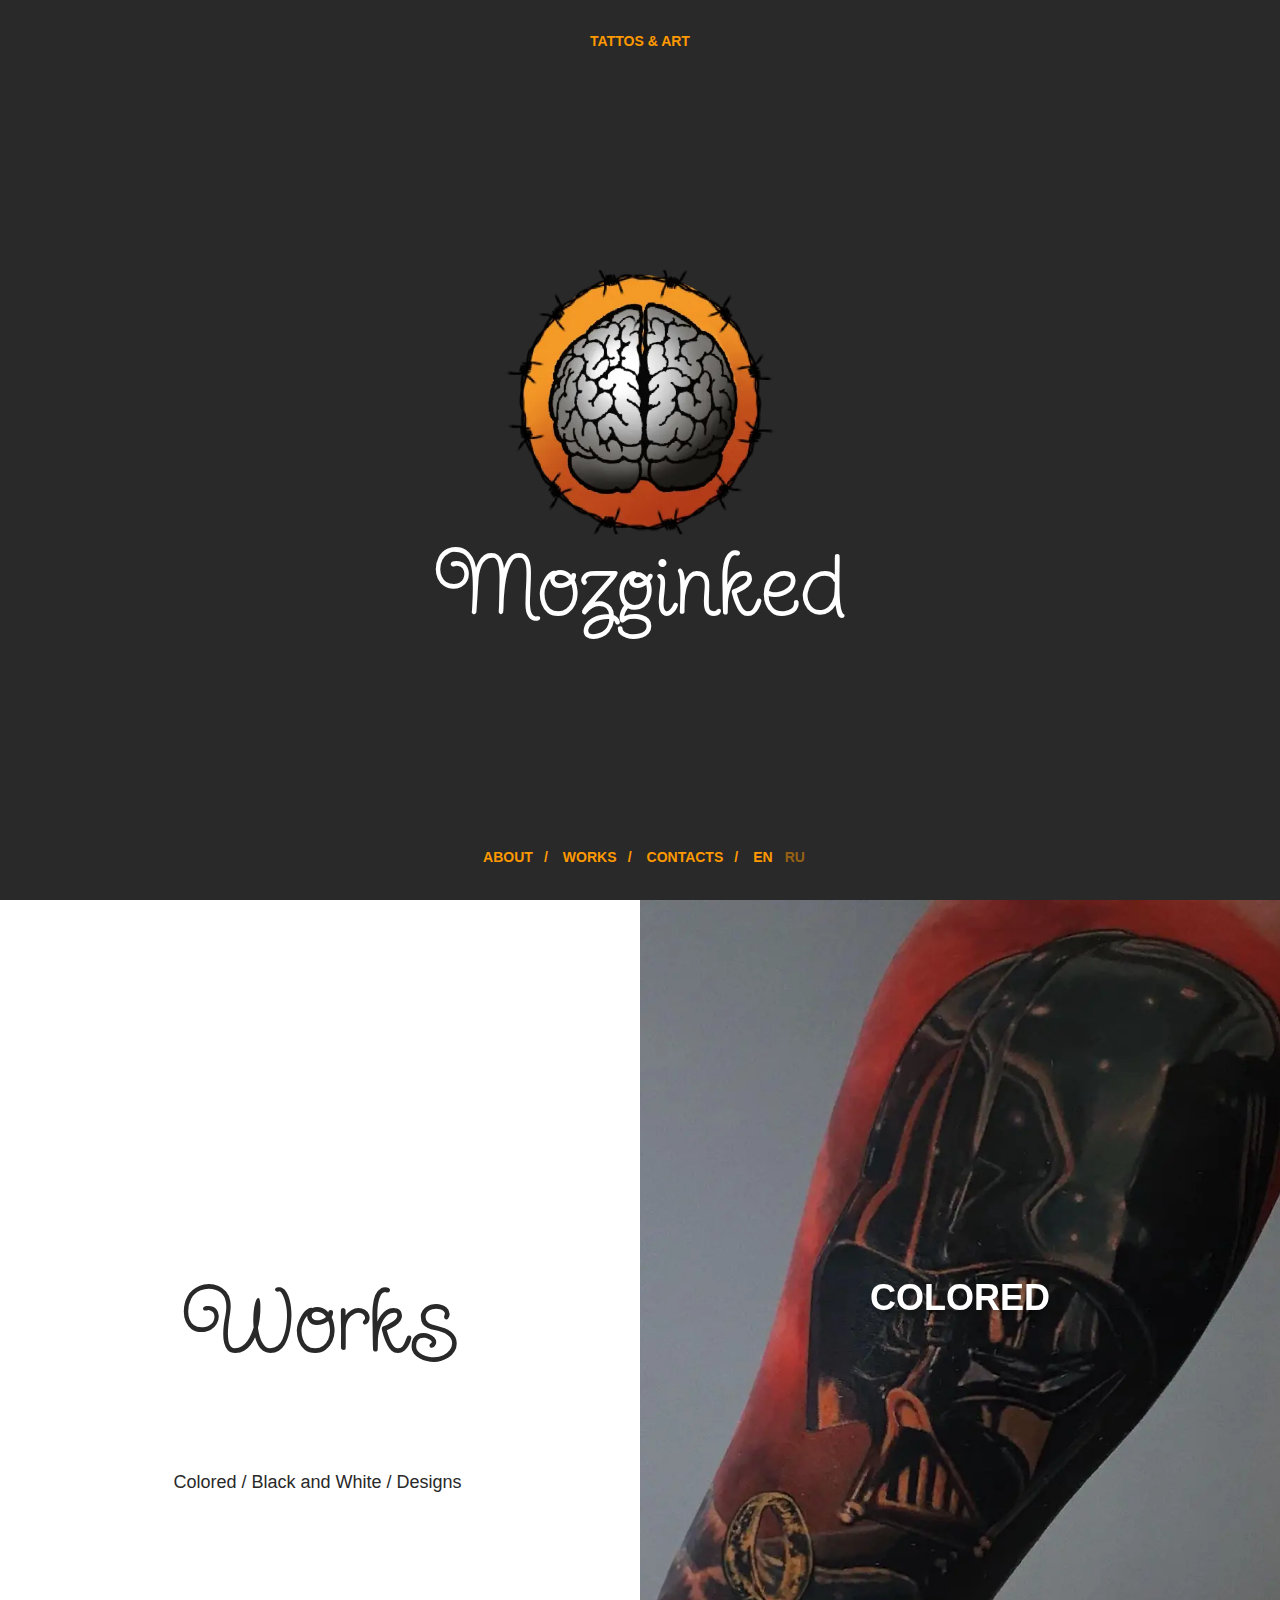
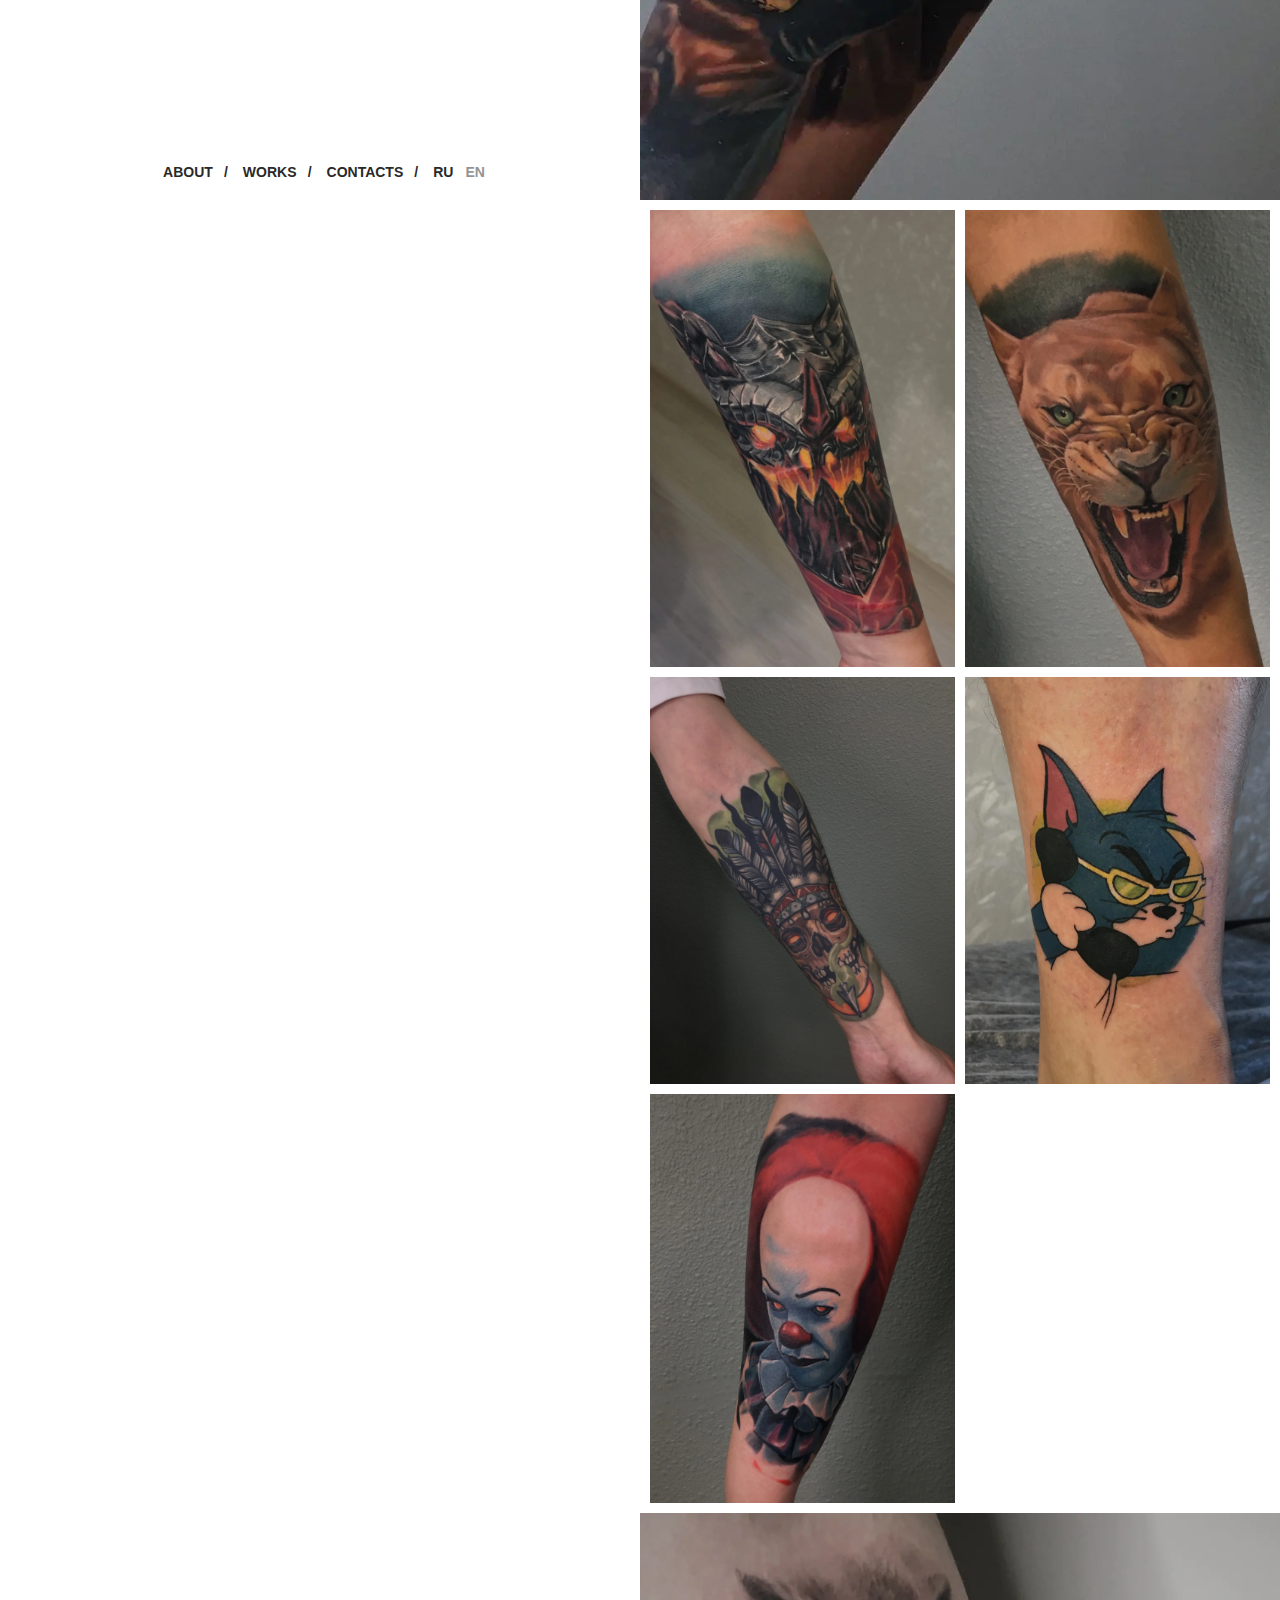
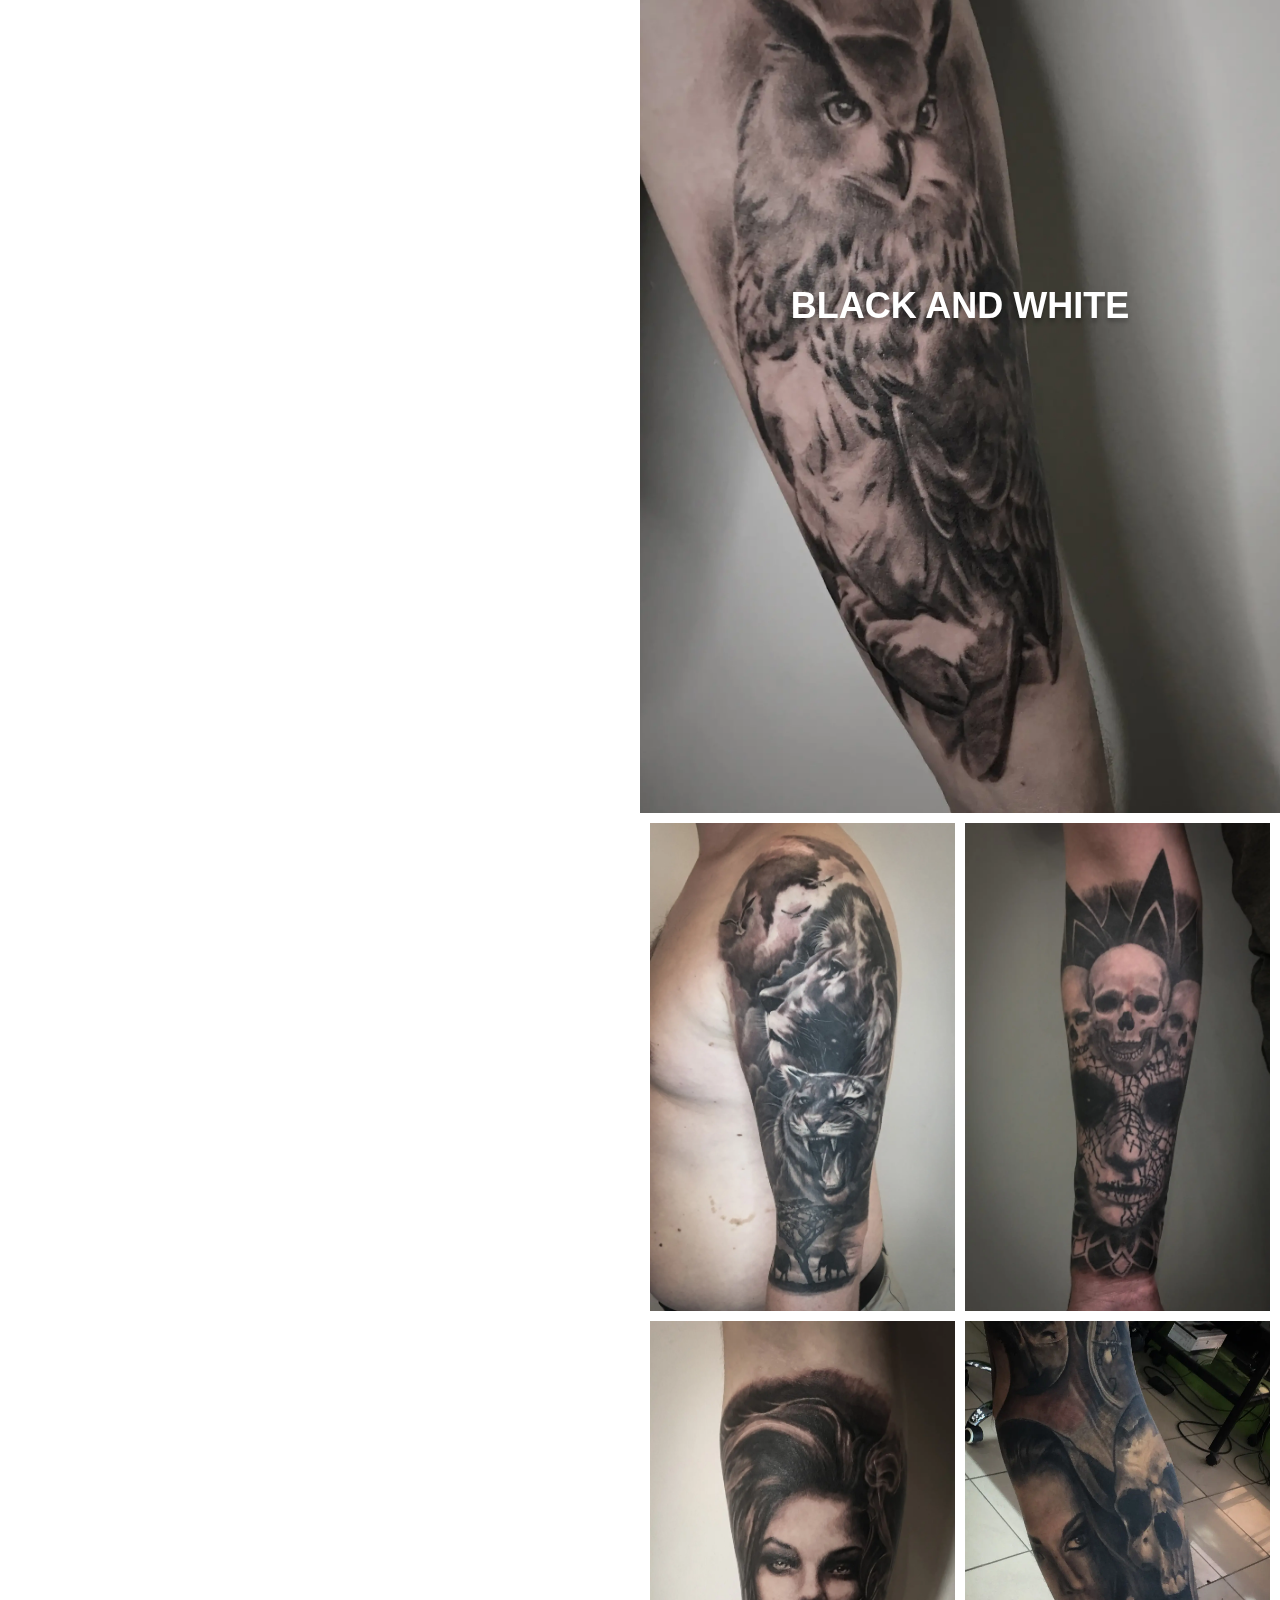
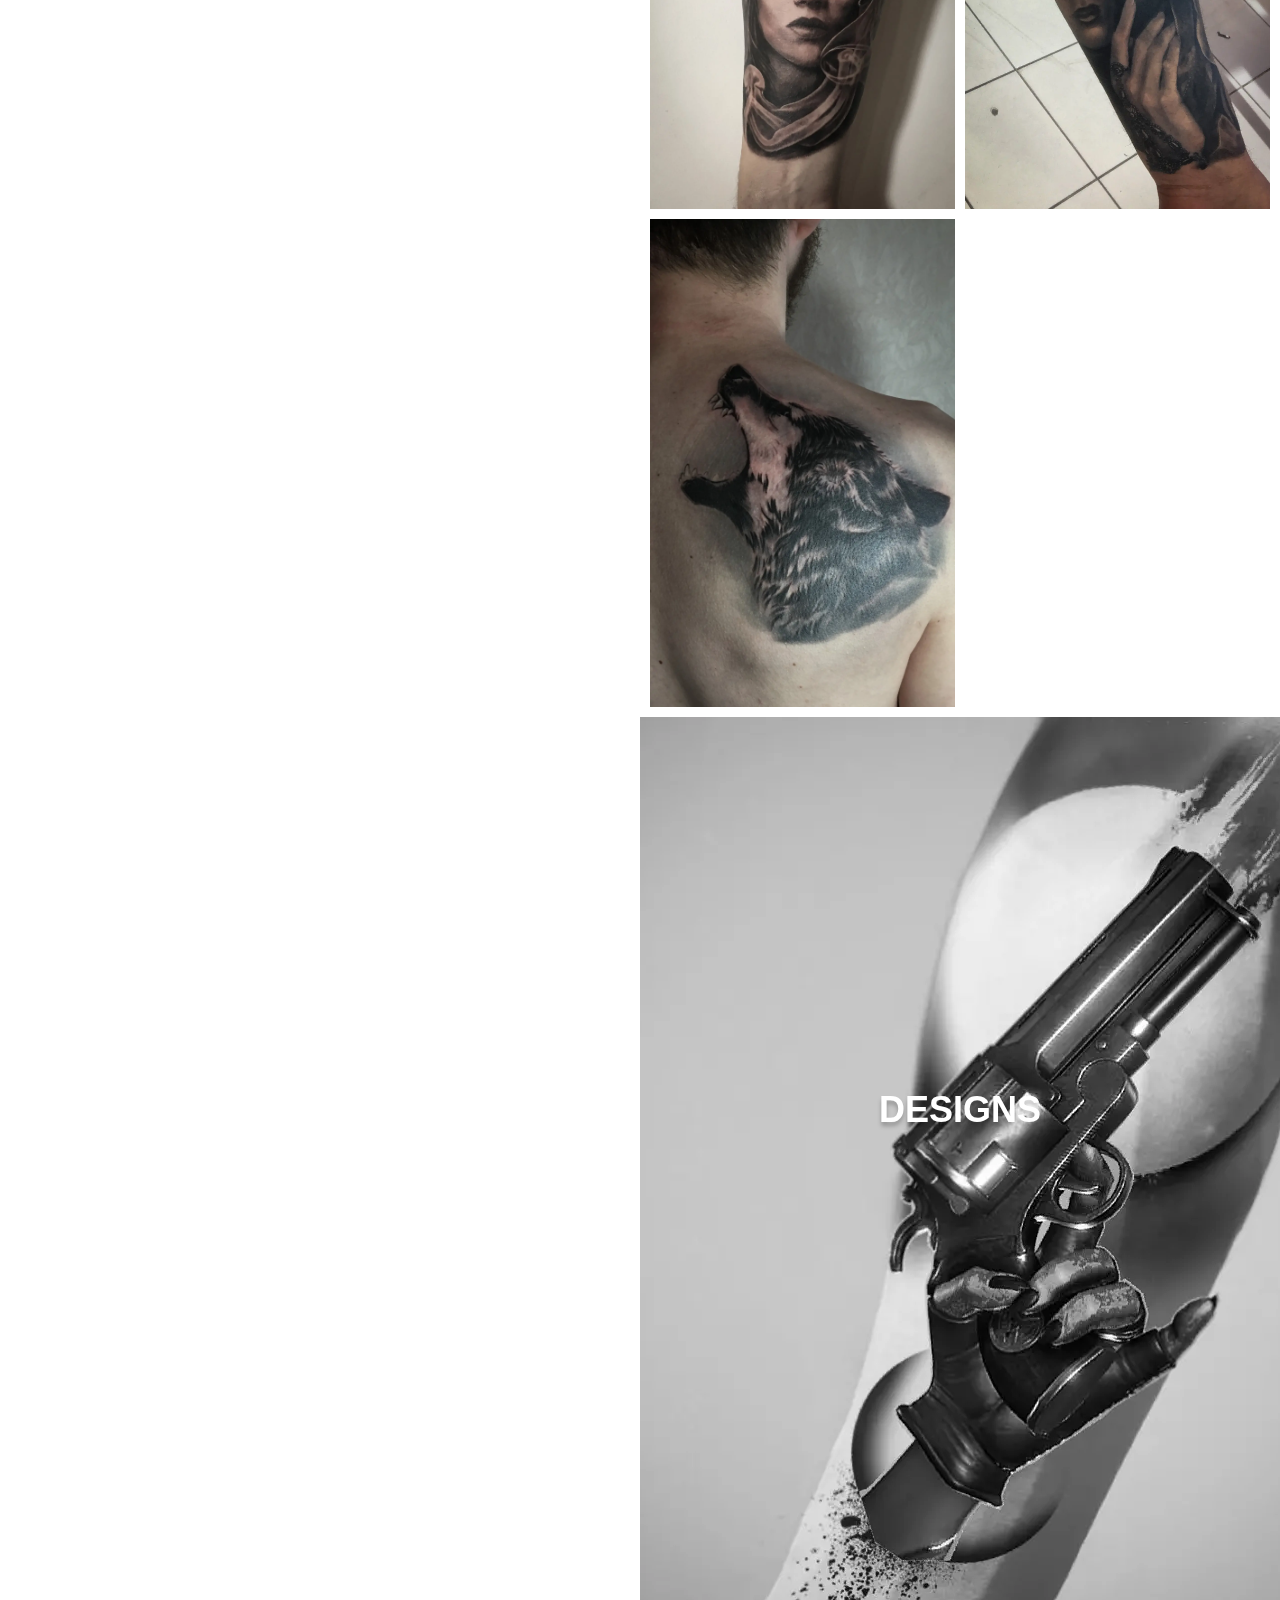
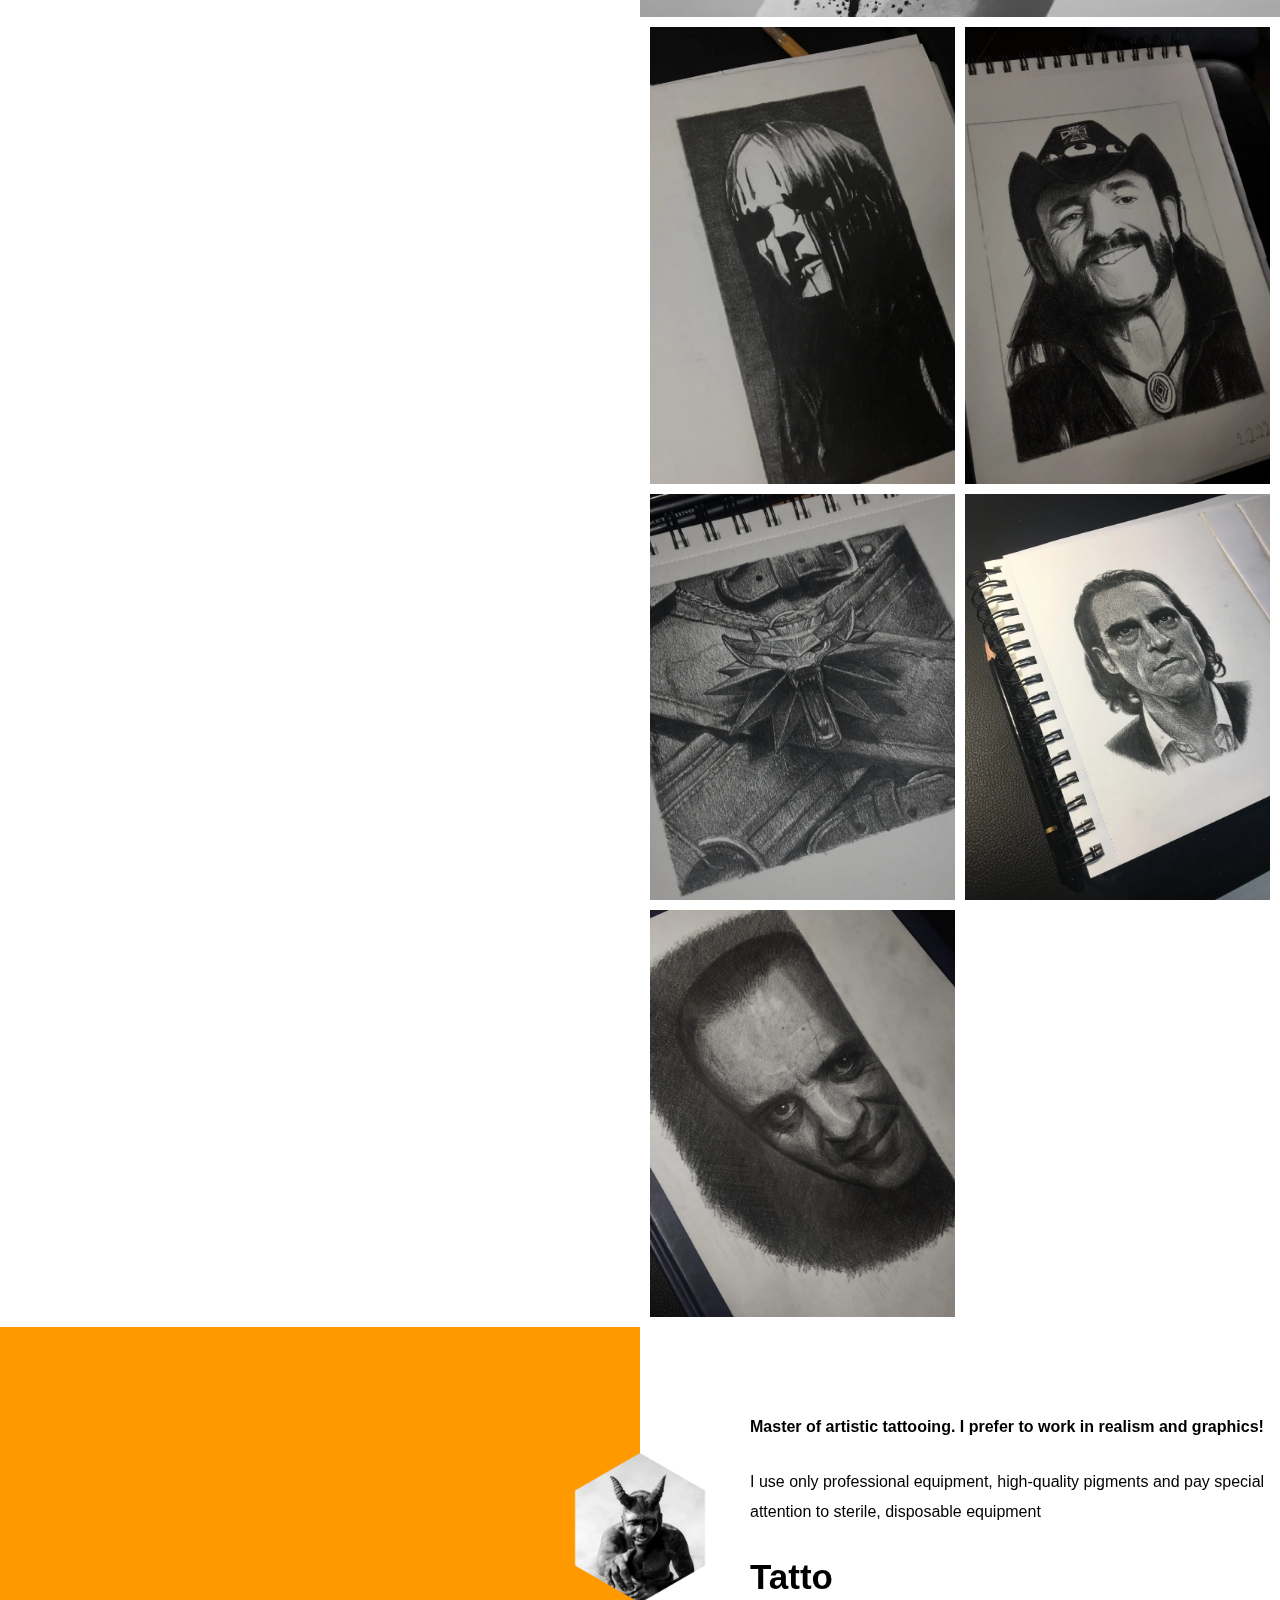
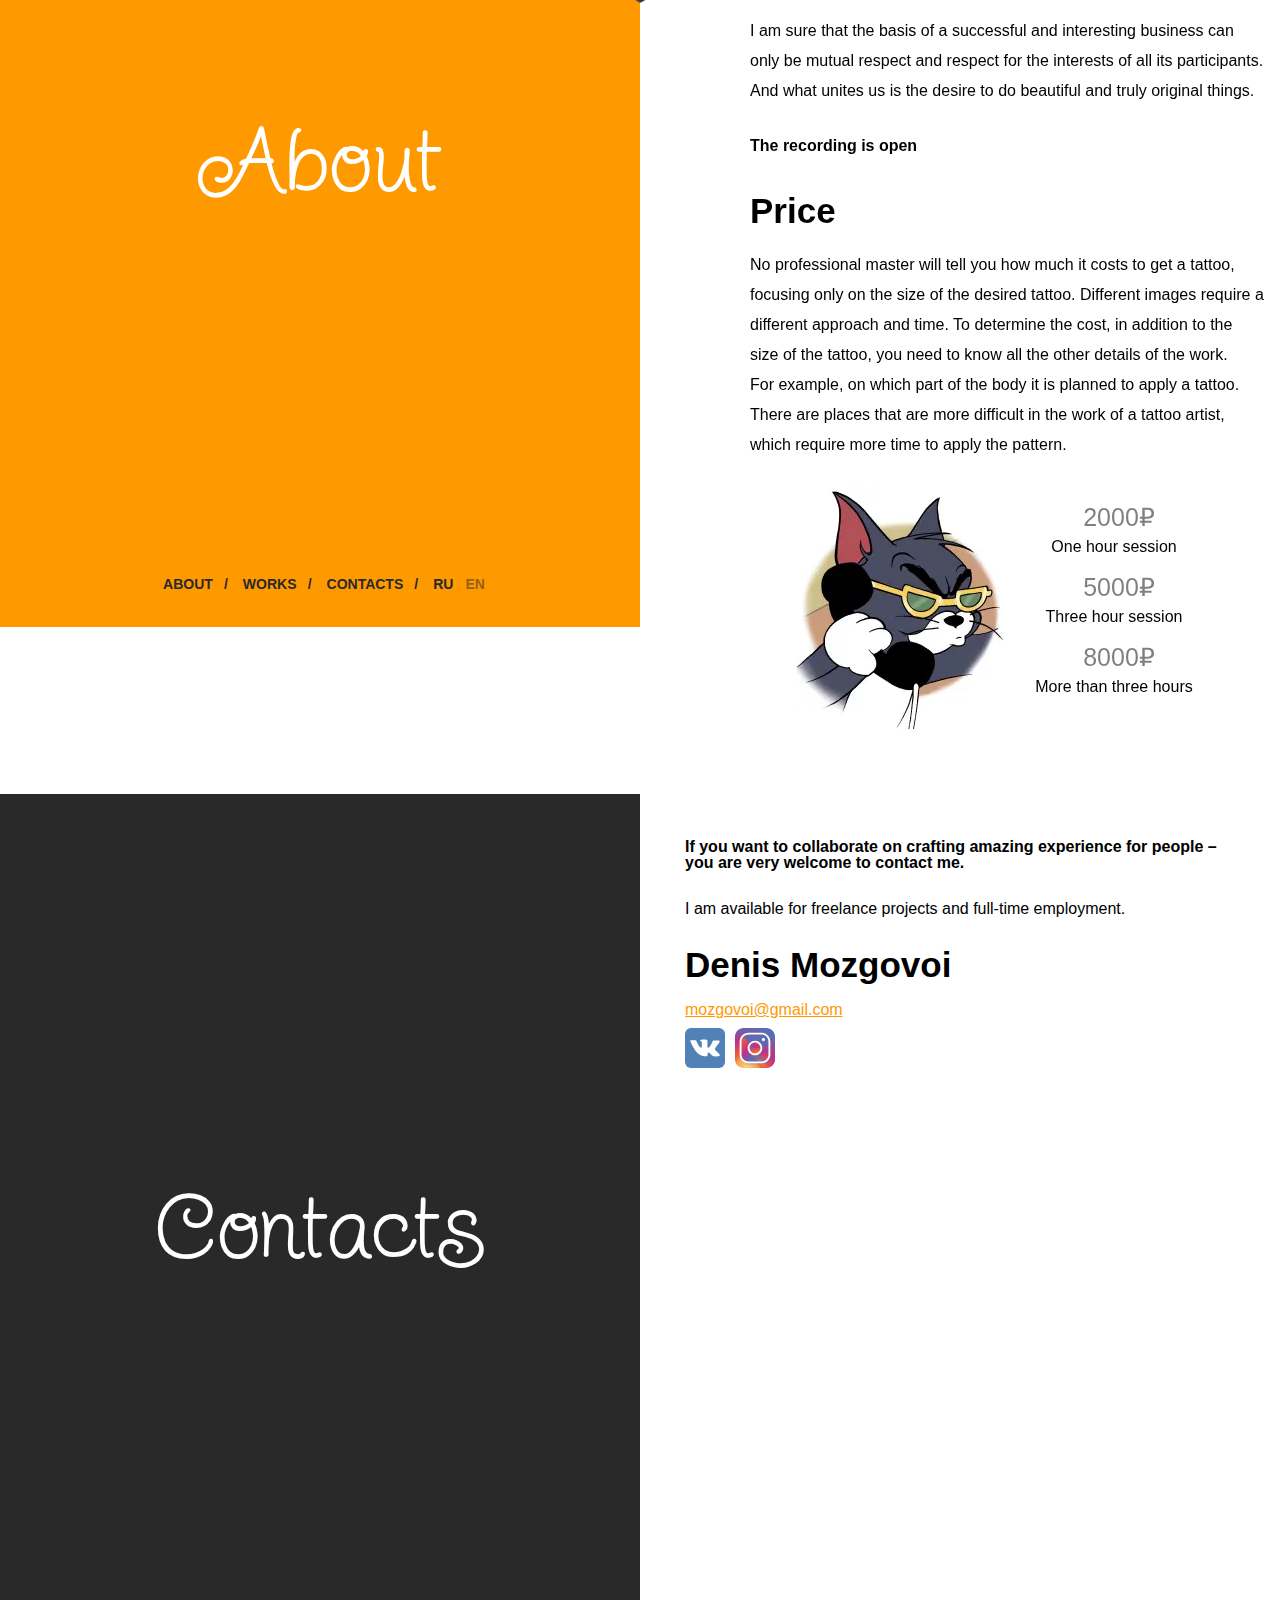
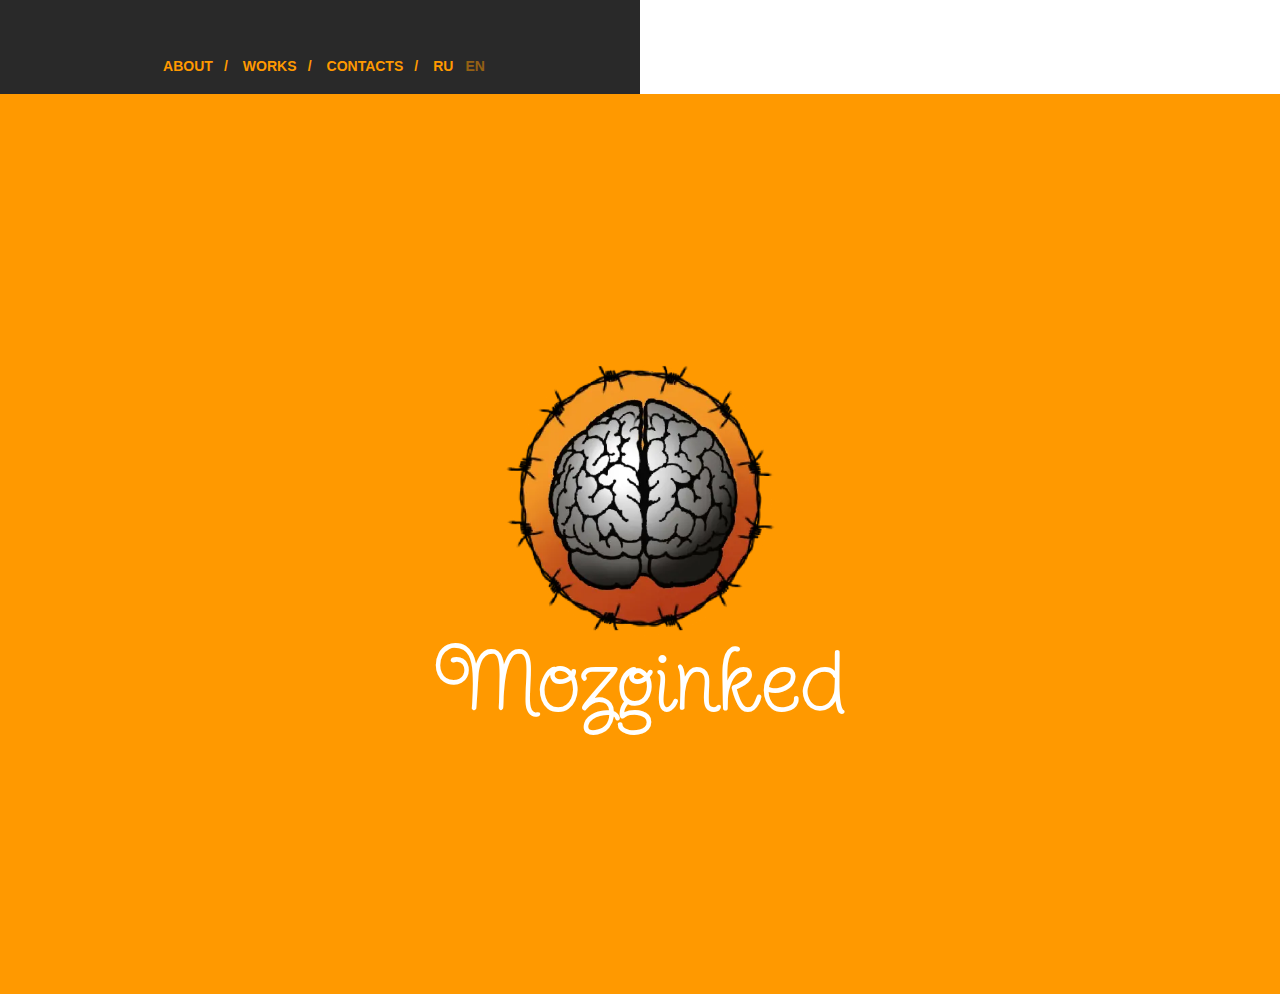
<file: index.html>
<!DOCTYPE html>
<html lang="ru">

<head>
	<title>Mozginked</title>
	<meta charset="UTF-8">
	<meta name="format-detection" content="telephone=no">
	<!-- <style>body{opacity: 0;}</style> -->
	<link rel="preconnect" href="https://fonts.googleapis.com">
	<link rel="preconnect" href="https://fonts.gstatic.com" crossorigin>
	<link href="https://fonts.googleapis.com/css2?family=Twinkle+Star&display=swap&_v=20220215202854" rel="stylesheet">
	<link rel="stylesheet" href="css/style.min.css?_v=20220215202854">
	<link rel="shortcut icon" href="img/buttonBG.png" type="image/png">
	<!-- <meta name="robots" content="noindex, nofollow"> -->
	<meta name="viewport" content="width=device-width, initial-scale=1.0">
</head>

<body>
	<div class="wrapper">
		<header class="header">
			<div class="header__container">
				<div class="header__inner">
					<p class="header__subtitle">
						TATTOS & ART
					</p>
					<div>
						<picture><source srcset="img/stiker.webp"type="image/webp"><img class="header__logo" src="img/stiker.png" alt=""></picture>
						<h1 class="header__title title">
							Mozginked
						</h1>
					</div>
					<div class="header__menu menu">
						<button type="button" class="menu__icon icon-menu"><span></span>
							<p class="hexagon"></p>
						</button>
						<div class="preloader">
							<img class="preloader__img" src="img/preloader.svg" alt="">
						</div>
						<nav class="menu__body menu__header">
							<ul class="menu__list">
								<li class="menu__item tab mobile-menu__item"><a href="" class="menu__link" data-goto=".about">ABOUT
									</a></li>
								<li class="menu__item tab mobile-menu__item"><a href="" class="menu__link" data-goto=".works">WORKS
									</a></li>
								<li class="menu__item tab mobile-menu__item"><a href="" class="menu__link" data-goto=".contacts">CONTACTS</a></li>
								<li class="menu__item tab mobile-menu__item "><a href="#" class="menu__link">EN</a></li>
								<li class="menu__item tab mobile-menu__item "><a href="#" class="menu__link">RU</a></li>
							</ul>
						</nav>
					</div>
				</div>
			</div>
		</header>
		<main class="page">

			<section class="works">
				<div class="works__inner">
					<div class="works__navbar">
						<div class="works__title-box">
							<h3 class="works__title title">Works</h3>
							<ul class="nav-tab__list">
								<li data-goto=".work-category__item-1" class="nav-tab__item works__tab"><a href="" class="nav-tab__link">Colored /</a></li>
								<li data-goto=".work-category__item-2" class="nav-tab__item works__tab"><a href="" class="nav-tab__link">Black and White /</a></li>
								<li data-goto=".work-category__item-3" class="nav-tab__item works__tab"><a href="" class="nav-tab__link">Designs</a></li>
							</ul>
						</div>

						<ul class="menu__list section__list">
							<li class="menu__item tab works__tab"><a href="#" class="menu__link" data-goto=".about">ABOUT</a>
							</li>
							<li class="menu__item tab works__tab"><a href="#" class="menu__link" data-goto=".works">WORKS</a>
							</li>
							<li class="menu__item tab works__tab"><a href="#" class="menu__link" data-goto=".contacts">CONTACTS</a></li>
							<li class="menu__item tab works__tab"><a href="#" class="menu__link">RU</a></li>
							<li class="menu__item tab works__tab"><a href="#" class="menu__link">EN</a></li>
						</ul>
					</div>
					<div class="works__content work-category">
						<div class="work-category__inner">
							<ul class="work-category__list">
								<li class="work-category__item work-category__item-1">
									<div class="work-category__item-box">
										<picture><source srcset="img/DART.webp"type="image/webp"><img class="work-category__img" src="img/DART.jpg" alt=""></picture>`
										<h6 class="work-category__title">
											COLORED
										</h6>
										<div class="button-box">
											<div class="button-box__inner">
												<img src="img/weelBTNSVG.svg" class="button-box__img" alt="">
												<button class="work-category__btn button-box__btn">
													<a class="button-box__link" href="https://vk.com/mozgink">MORE</a>
												</button>
											</div>
										</div>
									</div>
									<div class="work-category__body spollers__body">
										<div class="work-category__body-box" id="lightgallery" data-gallery>
											<a class="work-category__link" href="img/Colored/1.jpg">
												<picture><source data-srcset="img/Colored/1.webp"type="image/webp"><img class="work-category__img-photo _lazy" data-src="img/Colored/1.jpg" /></picture>
											</a>
											<a href="img/Colored/2.jpg"" data-lightbox=" homePortfolio" class="vertical work-category__link">
												<picture><source data-srcset="img/Colored/2.webp"type="image/webp"><img class="work-category__img-photo _lazy" data-src="img/Colored/2.jpg" /></picture>
											</a>
											<a class="work-category__link" href="img/Colored/3.jpg" data-lightbox="homePortfolio">
												<picture><source data-srcset="img/Colored/3.webp"type="image/webp"><img class="work-category__img-photo _lazy" data-src="img/Colored/3.jpg" /></picture>
											</a>
											<a class="horizontal work-category__link" href="img/Colored/4.jpg" data-lightbox="homePortfolio">
												<picture><source data-srcset="img/Colored/4.webp"type="image/webp"><img class="work-category__img-photo _lazy" data-src="img/Colored/4.jpg" /></picture>
											</a>
											<a class="work-category__link" href="img/Colored/5.jpg" data-lightbox="homePortfolio">
												<picture><source data-srcset="img/Colored/5.webp"type="image/webp"><img class="work-category__img-photo _lazy" data-src="img/Colored/5.jpg" /></picture>
											</a>
										</div>
									</div>
								</li>
								<li class="work-category__item work-category__item-2">
									<div class="work-category__item-box">
										<picture><source srcset="img/OWL.webp"type="image/webp"><img class="work-category__img" src="img/OWL.jpg" alt=""></picture>
										<h6 class="work-category__title">
											BLACK AND WHITE
										</h6>
										<div class="button-box">
											<div class="button-box__inner">
												<img src="img/weelBTNSVG.svg" class="button-box__img" alt="">
												<button class="work-category__btn button-box__btn">
													<a class="button-box__link" href="https://vk.com/mozgink">MORE</a>
												</button>
											</div>
										</div>
									</div>
									<div class="work-category__body spollers__body">
										<div class="work-category__body-box" data-gallery>
											<a href="img/BW/1.jpg" class="work-category__link ">
												<picture><source data-srcset="img/BW/1.webp"type="image/webp"><img class="work-category__img-photo _lazy" data-src="img/BW/1.jpg" /></picture>
											</a>
											<a href="img/BW/2.jpg" class="work-category__link ">
												<picture><source data-srcset="img/BW/2.webp"type="image/webp"><img class="work-category__img-photo _lazy" data-src="img/BW/2.jpg" /></picture>
											</a>
											<a href="img/BW/3.jpg" class="work-category__link ">
												<picture><source data-srcset="img/BW/3.webp"type="image/webp"><img class="work-category__img-photo _lazy" data-src="img/BW/3.jpg" /></picture>
											</a>
											<a class="work-category__link horizontal" href="img/BW/4.jpg">
												<picture><source data-srcset="img/BW/4.webp"type="image/webp"><img class="work-category__img-photo _lazy" data-src="img/BW/4.jpg" /></picture>
											</a>
											<a href="img/BW/5.jpg" class="work-category__link ">
												<picture><source data-srcset="img/BW/5.webp"type="image/webp"><img class="work-category__img-photo _lazy" data-src="img/BW/5.jpg" /></picture>
											</a>
										</div>
									</div>
								</li>
								<li class="work-category__item work-category__item-3">
									<div class="work-category__item-box">
										<picture><source srcset="img/DESIGNS.webp"type="image/webp"><img class="work-category__img" src="img/DESIGNS.jpg" alt=""></picture>
										<h6 class="work-category__title">
											DESIGNS
										</h6>
										<div class="button-box">
											<div class="button-box__inner">
												<img src="img/weelBTNSVG.svg" class="button-box__img" alt="">
												<button class="work-category__btn button-box__btn">
													<a class="button-box__link" href="https://vk.com/mozgink">MORE</a>
												</button>
											</div>
										</div>
									</div>
									<div class="work-category__body spollers__body">
										<div class="work-category__body-box" data-gallery>
											<a class="work-category__link" href="img/Desings/1.jpg">
												<picture><source data-srcset="img/Desings/1.webp"type="image/webp"><img class="work-category__img-photo _lazy" data-src="img/Desings/1.jpg" /></picture>
											</a>
											<a class="work-category__link " href="img/Desings/2.jpg">
												<picture><source data-srcset="img/Desings/2.webp"type="image/webp"><img class="work-category__img-photo _lazy" data-src="img/Desings/2.jpg" /></picture>
											</a>
											<a class="work-category__link " href="img/Desings/3.jpg">
												<picture><source data-srcset="img/Desings/3.webp"type="image/webp"><img class="work-category__img-photo _lazy" data-src="img/Desings/3.jpg" /></picture>
											</a>
											<a class="work-category__link" href="img/Desings/4.jpg">
												<picture><source data-srcset="img/Desings/4.webp"type="image/webp"><img class="work-category__img-photo _lazy" data-src="img/Desings/4.jpg" /></picture>
											</a>
											<a class="work-category__link" href="img/Desings/5.jpg">
												<picture><source data-srcset="img/Desings/5.webp"type="image/webp"><img class="work-category__img-photo _lazy" data-src="img/Desings/5.jpg" /></picture>
											</a>
										</div>
									</div>
								</li>
							</ul>
						</div>
					</div>
				</div>
			</section>

			<section class="about section">
				<div class="about__inner">
					<div class="about__navbar">
						<h3 class="about__title title">About</h3>
						<picture><source srcset="img/avatar2.webp"type="image/webp"><img src="img/avatar2.png" alt=""></picture>
						<ul class="menu__list section__list">
							<li class="menu__item tab about__tab"><a href="#" class="menu__link" data-goto=".about">ABOUT</a>
							</li>
							<li class="menu__item tab about__tab"><a href="#" class="menu__link" data-goto=".works">WORKS</a>
							</li>
							<li class="menu__item tab about__tab"><a href="#" class="menu__link" data-goto=".contacts">CONTACTS</a></li>
							<li class="menu__item tab about__tab"><a href="#" class="menu__link">RU</a></li>
							<li class="menu__item tab about__tab"><a href="#" class="menu__link">EN</a></li>
						</ul>
					</div>
					<div class="about__content">
						<div class="about__content-box">
							<p class="about__content-subtitle">
								Master of artistic tattooing.
								I prefer to work in realism and graphics!
							</p>
							<p class="about__content-text">
								I use only professional equipment, high-quality pigments and pay special attention to sterile,
								disposable equipment
							</p>
							<h6 class="about__content-title">
								Tatto
							</h6>
							<p class="about__content-text">
								I am sure that the basis of a successful and interesting business can only be mutual respect and
								respect for the interests of all its participants.
								<br>
								And what unites us is the desire to do
								beautiful and truly original things.
							</p>
							<p class="about__content-subtitle">
								The recording is open
							</p>
							<div class="about__content-price">
								<h6 class="price__title about__content-title">Price</h6>
								<p class="price__text">
									No professional master will tell you how much it costs to get a tattoo, focusing only on the
									size of the desired tattoo. Different images require a different approach and time. To
									determine the cost, in addition to the size of the tattoo, you need to know all the other
									details of the work.
									<br>
									For example, on which part of the body it is planned to apply a tattoo.
									There are places that are more difficult in the work of a tattoo artist, which require more
									time to apply the pattern.
								</p>
								<div class="price__content">
									<picture><source srcset="img/tom.webp"type="image/webp"><img src="img/tom.png" alt="" class="price__img"></picture>
									<ul class="price__list">
										<li class="price__item">
											<p class="price__item-name">
												One hour session
											</p>
											<span>2000₽</span>
										</li>
										<li class="price__item">
											<p class="price__item-name">
												Three hour session
											</p>
											<span>5000₽</span>
										</li>
										<li class="price__item">
											<p class="price__item-name">
												More than three hours
											</p>
											<span>8000₽</span>
										</li>
									</ul>
								</div>
							</div>
						</div>
					</div>
				</div>
			</section>


			<section class="contacts">
				<div class="contacts__inner">
					<div class="contacts__navbar">
						<h3 class="contacts__title title">Contacts</h3>
						<ul class="menu__list section__list">
							<li class="menu__item tab contacts__tab"><a href="#" class="menu__link" data-goto=".about">ABOUT</a>
							</li>
							<li class="menu__item tab contacts__tab"><a href="#" class="menu__link" data-goto=".works">WORKS</a>
							</li>
							<li class="menu__item tab contacts__tab"><a href="#" class="menu__link" data-goto=".contacts">CONTACTS</a></li>
							<li class="menu__item tab contacts__tab"><a href="#" class="menu__link">RU</a></li>
							<li class="menu__item tab contacts__tab"><a href="#" class="menu__link">EN</a></li>
						</ul>
					</div>
					<div class="contacts__content">
						<div class="contact-body">
							<div class="contact-body__main">
								<h6 class="contact-body__subtitle"><strong>If you want to collaborate on crafting amazing
										experience for people – you are very welcome to contact me.</strong></h6>
								<p class="contact-body__description">I am available for freelance projects and full-time
									employment.

								</p>
								<h3 class="contact-body__title">Denis Mozgovoi</h3>
								<a class="contact-body__link" href="mailto:mozgovoi@gmail.com?subject=Feedback&body=Message">
									mozgovoi@gmail.com
								</a>
							</div>
							<ul class="contact__social">
								<li class="contact__social-item">
									<a href="https://vk.com/mozgink" class="contact__social__link">
										<img class="contact__social-svg" src="img/icons/vk-svgrepo-com.svg" alt="">
									</a>
								</li>
								<li class="contact__social-item">
									<a href="https://www.instagram.com/mozginked/?hl=ru" class="contact__social__link">
										<img class="contact__social-svg" src="img/icons/instagram-svgrepo-com.svg" alt="">
									</a>
								</li>
							</ul>
						</div>
					</div>
				</div>
			</section>
		</main>
		<footer class="footer">
			<div class="footer__container">
				<div class="footer__inner">
					<div>
						<picture><source srcset="img/stiker.webp"type="image/webp"><img class="footer__logo" src="img/stiker.png" alt=""></picture>
						<h1 class="footer__title title">
							Mozginked
						</h1>
					</div>
				</div>
			</div>
		</footer>
	</div>
	<!-- 
<div id="popup" aria-hidden="true" class="popup">
	<div class="popup__wrapper">
		<div class="popup__content">
			<button data-close type="button" class="popup__close">Закрыть</button>
			<div class="popup__text">
			</div>
		</div>
	</div>
</div>
 -->

	<script src="js/app.min.js?_v=20220215202854"></script>
</body>

</html>
</file>
<file: css/style.min.css>
@charset "UTF-8";*{padding:0;margin:0;border:0}*,:after,:before{-webkit-box-sizing:border-box;box-sizing:border-box}body,html{height:100%;min-width:320px}body{color:#000;line-height:1;font-family:"Proxima Nova",sans-serif;font-size:.625rem;-ms-text-size-adjust:100%;-moz-text-size-adjust:100%;-webkit-text-size-adjust:100%;-webkit-font-smoothing:antialiased;-moz-osx-font-smoothing:grayscale}button,input,textarea{font-family:"Proxima Nova",sans-serif;font-size:inherit}button{cursor:pointer;color:inherit;background-color:inherit}a{color:inherit}a:link,a:visited{text-decoration:none}a:hover{text-decoration:none}ul li{list-style:none}img{vertical-align:top}h1,h2,h3,h4,h5,h6{font-weight:inherit;font-size:inherit}body{overflow:hidden;-ms-touch-action:none;touch-action:none}.lock body{overflow:hidden;-ms-touch-action:none;touch-action:none}.loaded body{overflow:auto;-ms-touch-action:auto;touch-action:auto}.wrapper{min-height:100%;display:-webkit-box;display:-ms-flexbox;display:flex;-webkit-box-orient:vertical;-webkit-box-direction:normal;-ms-flex-direction:column;flex-direction:column}.wrapper>main{-webkit-box-flex:1;-ms-flex:1 1 auto;flex:1 1 auto}.wrapper>*{min-width:0}[class*=__container]{max-width:73.125rem;-webkit-box-sizing:content-box;box-sizing:content-box;margin:0 auto;padding:0 .9375rem}[class*=-ibg]{position:relative}[class*=-ibg] img{position:absolute;width:100%;height:100%;top:0;left:0;-o-object-fit:cover;object-fit:cover}[class*=-ibg_contain] img{-o-object-fit:contain;object-fit:contain}.title{font-family:"Twinkle Star",cursive;font-size:90px}.tab{color:#f90;font-weight:700;font-size:14px;line-height:26px}.section__list{-ms-flex-item-align:end;align-self:flex-end}.menu{position:relative}.preloader{left:50%;opacity:1;bottom:-50px;z-index:1;-webkit-transition:bottom .5s;-o-transition:bottom .5s;transition:bottom .5s;position:absolute;-webkit-transform:translate(-50%,-50%);-ms-transform:translate(-50%,-50%);transform:translate(-50%,-50%)}.preloader img{-webkit-animation:preloader 5s infinite;animation:preloader 5s infinite;height:100px;width:100px}html.loaded .preloader{bottom:-300px;opacity:0}html.loaded .menu__header{opacity:1;-webkit-transform:translateY(0);-ms-transform:translateY(0);transform:translateY(0)}.menu__header{-webkit-transition:-webkit-transform .6s;transition:-webkit-transform .6s;-o-transition:transform .6s;transition:transform .6s;transition:transform .6s,-webkit-transform .6s;opacity:0;-webkit-transform:translateY(300px);-ms-transform:translateY(300px);transform:translateY(300px)}.button-box{height:100px;width:300px;overflow:hidden;position:relative;display:-webkit-box;display:-ms-flexbox;display:flex;-webkit-box-pack:center;-ms-flex-pack:center;justify-content:center}.button-box__link{display:-webkit-box;display:-ms-flexbox;display:flex;-webkit-box-pack:center;-ms-flex-pack:center;justify-content:center;-webkit-box-align:center;-ms-flex-align:center;align-items:center;width:100%;height:100%}.button-box__inner{-webkit-transform:translate(700px);-ms-transform:translate(700px);transform:translate(700px);-webkit-transition:all .3s;-o-transition:all .3s;transition:all .3s}.button-box__img{width:100px;height:100px}.button-box__btn{display:block;width:100px;height:100px;position:absolute;font-weight:700;font-size:16px;line-height:33px;color:#fff;top:0;left:0}.work-category__item-box:hover .button-box__inner{-webkit-transform:translateY(0);-ms-transform:translateY(0);transform:translateY(0)}.work-category__item-box:hover .button-box__img{-webkit-animation:btnroll .7s;animation:btnroll .7s}.work-category__item{overflow:hidden}.work-category__item-box:hover .button-box__btn{-webkit-animation:showBtn .3s forwards;animation:showBtn .3s forwards;-webkit-animation-delay:.2s;animation-delay:.2s}.work-category__img{-webkit-transition:-webkit-transform 10s;transition:-webkit-transform 10s;-o-transition:transform 10s;transition:transform 10s;transition:transform 10s,-webkit-transform 10s}.work-category__item-box:hover .work-category__img{-webkit-transform:scale(1.2);-ms-transform:scale(1.2);transform:scale(1.2)}@-webkit-keyframes preloader{0%{-webkit-transform:rotate(0);transform:rotate(0)}100%{-webkit-transform:rotate(360deg);transform:rotate(360deg)}}@keyframes preloader{0%{-webkit-transform:rotate(0);transform:rotate(0)}100%{-webkit-transform:rotate(360deg);transform:rotate(360deg)}}@-webkit-keyframes btnroll{0%,10%{-webkit-transform:rotate(0);transform:rotate(0)}100%,90%{-webkit-transform:rotate(360deg);transform:rotate(360deg)}}@keyframes btnroll{0%,10%{-webkit-transform:rotate(0);transform:rotate(0)}100%,90%{-webkit-transform:rotate(360deg);transform:rotate(360deg)}}@-webkit-keyframes showBtn{0%{-webkit-transform:scale(0);transform:scale(0)}100%{-webkit-transform:scale(1);transform:scale(1)}}@keyframes showBtn{0%{-webkit-transform:scale(0);transform:scale(0)}100%{-webkit-transform:scale(1);transform:scale(1)}}.header{text-align:center;padding:30px;height:100vh;background-color:#292929}.header__container{height:100%}.header__inner{height:100%;display:-webkit-box;display:-ms-flexbox;display:flex;-webkit-box-orient:vertical;-webkit-box-direction:normal;-ms-flex-direction:column;flex-direction:column;-webkit-box-align:center;-ms-flex-align:center;align-items:center;-webkit-box-pack:justify;-ms-flex-pack:justify;justify-content:space-between}.header__subtitle{color:#f90;font-weight:700;font-size:14px;line-height:22px}.header__logo{height:280px}.header__title{color:#fff}.menu__body{display:-webkit-box;display:-ms-flexbox;display:flex;-webkit-box-orient:vertical;-webkit-box-direction:normal;-ms-flex-direction:column;flex-direction:column;-webkit-box-align:center;-ms-flex-align:center;align-items:center}.menu__list{display:-webkit-box;display:-ms-flexbox;display:flex;text-align:center}.menu__item{padding:0 15px;position:relative}.menu__item::after{position:absolute;right:0;top:0;font-weight:700;content:"/"}.menu__item:nth-child(4),.menu__item:nth-child(5){padding-right:7px}.menu__item:nth-child(5){opacity:.5;padding-left:5px}.menu__item:nth-child(4)::after,.menu__item:nth-child(5)::after{display:none}.menu{position:static}.icon-menu{position:relative;display:none}.hexagon{z-index:-1;width:51.96px;height:30px;background:#f90;position:absolute;right:-11px;top:-5px;-webkit-transform:rotate(60deg);-ms-transform:rotate(60deg);transform:rotate(60deg)}.hexagon:after,.hexagon:before{content:"";position:absolute;width:100%;height:100%;background:#f90;top:0;left:0}.hexagon:before{-webkit-transform:rotate(60deg);-ms-transform:rotate(60deg);transform:rotate(60deg)}.hexagon:after{-webkit-transform:rotate(-60deg);-ms-transform:rotate(-60deg);transform:rotate(-60deg)}html.menu-open body{overflow:hidden}html.menu-open .menu__body{overflow:auto;position:fixed;top:0;left:0;z-index:100;width:100vw;height:100%;background-color:#fff;padding:50px 50px;-webkit-transition:all .3s ease 0s;-o-transition:all .3s ease 0s;transition:all .3s ease 0s;display:-webkit-box;display:-ms-flexbox;display:flex;-webkit-box-pack:center;-ms-flex-pack:center;justify-content:center;-webkit-box-align:center;-ms-flex-align:center;align-items:center}html.menu-open .menu__list{-webkit-box-orient:vertical;-webkit-box-direction:normal;-ms-flex-direction:column;flex-direction:column}html.menu-open .menu__item::after{display:none}html.menu-open .menu__link{display:block;padding:10px;color:#f90;border-radius:10px;-webkit-transition:all .3s;-o-transition:all .3s;transition:all .3s}html.menu-open .menu__link:hover{color:#fff;background-color:#f90}html.menu-open .menu__item:nth-child(4){display:none}html.menu-open .menu__item:nth-child(5){display:none}html.menu-open .mobile-menu__item{font-size:22px;margin:15px}.footer{text-align:center;padding:15px;height:100vh;background-color:#f90}.footer__container{height:100%}.footer__inner{height:100%;display:-webkit-box;display:-ms-flexbox;display:flex;-webkit-box-orient:vertical;-webkit-box-direction:normal;-ms-flex-direction:column;flex-direction:column;-webkit-box-align:center;-ms-flex-align:center;align-items:center;-webkit-box-pack:center;-ms-flex-pack:center;justify-content:center}.footer__logo{height:280px}.footer__title{color:#fff}.about__inner{z-index:10;height:100%;width:100%;display:-webkit-box;display:-ms-flexbox;display:flex;margin:0;position:relative}.about__navbar{position:sticky;top:0;height:100vh;width:50%;background-color:#f90;padding:30px;display:-webkit-box;display:-ms-flexbox;display:flex;-ms-flex-wrap:wrap;flex-wrap:wrap;-webkit-box-pack:center;-ms-flex-pack:center;justify-content:center}.about__navbar img{position:absolute;z-index:9;width:150px;height:150px;top:14%;right:-75px}.about__title{color:#fff;-ms-flex-item-align:end;align-self:flex-end;text-align:center;width:100%}.about__list{width:100%}.about__tab{color:#292929}.about__content{padding:15px;width:50%}.about__content-box{margin-left:95px;padding-top:70px}.about__content-text{font-weight:400;font-size:16px;line-height:30px;margin-bottom:25px}.about__content-subtitle{margin-bottom:25px;font-weight:700;font-size:16px;line-height:30px}.about__content-title{margin-bottom:15px;font-weight:700;font-size:35px;line-height:49px}.price__content{display:-webkit-box;display:-ms-flexbox;display:flex;-webkit-box-align:center;-ms-flex-align:center;align-items:center;-webkit-box-pack:center;-ms-flex-pack:center;justify-content:center;margin-bottom:50px}.price__content span{font-size:25px}.price__text{font-weight:400;font-size:16px;line-height:30px;margin-bottom:25px}.price__list{padding:15px}.price__item{display:-webkit-box;display:-ms-flexbox;display:flex;-webkit-box-orient:vertical;-webkit-box-direction:reverse;-ms-flex-direction:column-reverse;flex-direction:column-reverse;text-align:center;font-size:16px;line-height:30px;margin-bottom:10px}.price__item-name{margin-right:10px}.price__item span{opacity:.5}.works__inner{height:100%;width:100%;display:-webkit-box;display:-ms-flexbox;display:flex;margin:0}.works__navbar{position:sticky;top:0;height:100vh;width:50%;background-color:#fff;padding:15px;display:-webkit-box;display:-ms-flexbox;display:flex;-ms-flex-wrap:wrap;flex-wrap:wrap;-webkit-box-pack:center;-ms-flex-pack:center;justify-content:center}.works__title{padding-top:100px;margin-bottom:100px;color:#292929;-ms-flex-item-align:end;align-self:flex-end;text-align:center;width:100%}.works__title-box{-ms-flex-item-align:end;align-self:flex-end;text-align:center;width:100%}.works__list{width:100%}.works__tab{color:#292929}.works__content{width:50%;-webkit-transition:width .3s;-o-transition:width .3s;transition:width .3s;-webkit-transition-delay:1s;-o-transition-delay:1s;transition-delay:1s}.works__content.open{width:100%}.nav-tab__list{display:-webkit-box;display:-ms-flexbox;display:flex;font-weight:400;-webkit-box-pack:center;-ms-flex-pack:center;justify-content:center}.nav-tab__item{margin-right:5px}.nav-tab__link{font-weight:400;font-size:18px;line-height:25px}.work-category__item{cursor:pointer;position:relative;display:-webkit-box;display:-ms-flexbox;display:flex;-webkit-box-orient:vertical;-webkit-box-direction:normal;-ms-flex-direction:column;flex-direction:column;-webkit-box-pack:center;-ms-flex-pack:center;justify-content:center;-webkit-box-align:center;-ms-flex-align:center;align-items:center}.work-category__item:hover .work-category__btn{opacity:1}.work-category__item-box{width:100%;overflow:hidden;display:-webkit-box;display:-ms-flexbox;display:flex;-webkit-box-orient:vertical;-webkit-box-direction:normal;-ms-flex-direction:column;flex-direction:column;-webkit-box-pack:center;-ms-flex-pack:center;justify-content:center;-webkit-box-align:center;-ms-flex-align:center;align-items:center;height:100vh;position:relative;-webkit-transition:height .5s;-o-transition:height .5s;transition:height .5s;-webkit-transition-delay:.5s;-o-transition-delay:.5s;transition-delay:.5s}.work-category__item-box._spoller-active{height:40vh}.work-category__img{z-index:-1;position:absolute;top:0;left:0;width:100%;height:100%;-o-object-fit:cover;object-fit:cover}.work-category__title{-webkit-transition:all .3s;-o-transition:all .3s;transition:all .3s;font-weight:700;font-size:36px;line-height:49px;color:#fff;text-shadow:0 4px 4px rgba(0,0,0,.25);margin-bottom:15px}.work-category__body-box{padding:10px;display:-ms-grid;display:grid;-ms-grid-columns:(1fr)[2];grid-template-columns:repeat(2,1fr);grid-gap:10px;grid-auto-flow:dense}.work-category__link{width:100%;height:100%;-o-object-fit:cover;object-fit:cover;cursor:pointer;-webkit-transition:.5s ease-in-out;-o-transition:.5s ease-in-out;transition:.5s ease-in-out}.work-category__img-photo{width:100%;height:100%;-o-object-fit:cover;object-fit:cover;-webkit-box-shadow:0 2px 16px var(--shadow);box-shadow:0 2px 16px var(--shadow)}.work-category__btn{width:100px;height:100px}.w-1{-ms-grid-column-span:1;grid-column:span 1}.w-2{-ms-grid-column-span:2;grid-column:span 2}.w-3{-ms-grid-column-span:3;grid-column:span 3}.w-4{-ms-grid-column-span:4;grid-column:span 4}.w-5{-ms-grid-column-span:5;grid-column:span 5}.w-6{-ms-grid-column-span:6;grid-column:span 6}.h-1{-ms-grid-row-span:1;grid-row:span 1}.h-2{-ms-grid-row-span:2;grid-row:span 2}.h-3{-ms-grid-row-span:3;grid-row:span 3}.h-4{-ms-grid-row-span:4;grid-row:span 4}.h-5{-ms-grid-row-span:5;grid-row:span 5}.h-6{-ms-grid-row-span:6;grid-row:span 6}.work-category__item-box._spoller-active .work-category__title{-webkit-transition:all .3s;-o-transition:all .3s;transition:all .3s;padding-top:100px}.work-category__item-box._spoller-active .button-box{-webkit-transition:all .3s;-o-transition:all .3s;transition:all .3s;opacity:0}.work-category__item-box._spoller-active .works__navbar{width:40%}.contacts__inner{height:100%;width:100%;display:-webkit-box;display:-ms-flexbox;display:flex;margin:0}.contacts__navbar{position:sticky;top:0;height:100vh;width:50%;background-color:#292929;padding:15px;display:-webkit-box;display:-ms-flexbox;display:flex;-ms-flex-wrap:wrap;flex-wrap:wrap;-webkit-box-pack:center;-ms-flex-pack:center;justify-content:center}.contacts__title{color:#fff;-ms-flex-item-align:end;align-self:flex-end;text-align:center;width:100%}.contacts__list{width:100%}.contacts__tab{color:#f90}.contacts__content{min-height:100vh;padding:15px;width:50%}.contact-body{width:100%;padding:30px;display:-webkit-box;display:-ms-flexbox;display:flex;-webkit-box-orient:vertical;-webkit-box-direction:normal;-ms-flex-direction:column;flex-direction:column}.contact-body__main{margin-bottom:10px}.contact-body__subtitle{font-size:16px;margin-bottom:30px}.contact-body__description{font-size:16px;margin-bottom:30px}.contact-body__title{font-size:35px;font-weight:700;margin-bottom:20px}.contact-body__link{color:#f90;text-decoration:underline!important;font-size:16px}.contact__social{display:-webkit-box;display:-ms-flexbox;display:flex}.contact__social-item{margin-right:10px}.contact__social-svg{width:40px}@-webkit-keyframes preload-show-1{from{-webkit-transform:rotateZ(60deg) rotateY(-90deg) rotateX(0);transform:rotateZ(60deg) rotateY(-90deg) rotateX(0);border-left-color:#9c2f2f}}@keyframes preload-show-1{from{-webkit-transform:rotateZ(60deg) rotateY(-90deg) rotateX(0);transform:rotateZ(60deg) rotateY(-90deg) rotateX(0);border-left-color:#9c2f2f}}@-webkit-keyframes preload-hide-1{to{-webkit-transform:rotateZ(60deg) rotateY(-90deg) rotateX(0);transform:rotateZ(60deg) rotateY(-90deg) rotateX(0);border-left-color:#9c2f2f}}@keyframes preload-hide-1{to{-webkit-transform:rotateZ(60deg) rotateY(-90deg) rotateX(0);transform:rotateZ(60deg) rotateY(-90deg) rotateX(0);border-left-color:#9c2f2f}}@-webkit-keyframes preload-cycle-1{5%{-webkit-transform:rotateZ(60deg) rotateY(90deg) rotateX(0);transform:rotateZ(60deg) rotateY(90deg) rotateX(0);border-left-color:#9c2f2f}10%,75%{-webkit-transform:rotateZ(60deg) rotateY(0) rotateX(0);transform:rotateZ(60deg) rotateY(0) rotateX(0);border-left-color:#f7484e}100%,80%{-webkit-transform:rotateZ(60deg) rotateY(90deg) rotateX(0);transform:rotateZ(60deg) rotateY(90deg) rotateX(0);border-left-color:#9c2f2f}}@keyframes preload-cycle-1{5%{-webkit-transform:rotateZ(60deg) rotateY(90deg) rotateX(0);transform:rotateZ(60deg) rotateY(90deg) rotateX(0);border-left-color:#9c2f2f}10%,75%{-webkit-transform:rotateZ(60deg) rotateY(0) rotateX(0);transform:rotateZ(60deg) rotateY(0) rotateX(0);border-left-color:#f7484e}100%,80%{-webkit-transform:rotateZ(60deg) rotateY(90deg) rotateX(0);transform:rotateZ(60deg) rotateY(90deg) rotateX(0);border-left-color:#9c2f2f}}@-webkit-keyframes preload-show-2{from{-webkit-transform:rotateZ(120deg) rotateY(-90deg) rotateX(0);transform:rotateZ(120deg) rotateY(-90deg) rotateX(0);border-left-color:#9c2f2f}}@keyframes preload-show-2{from{-webkit-transform:rotateZ(120deg) rotateY(-90deg) rotateX(0);transform:rotateZ(120deg) rotateY(-90deg) rotateX(0);border-left-color:#9c2f2f}}@-webkit-keyframes preload-hide-2{to{-webkit-transform:rotateZ(120deg) rotateY(-90deg) rotateX(0);transform:rotateZ(120deg) rotateY(-90deg) rotateX(0);border-left-color:#9c2f2f}}@keyframes preload-hide-2{to{-webkit-transform:rotateZ(120deg) rotateY(-90deg) rotateX(0);transform:rotateZ(120deg) rotateY(-90deg) rotateX(0);border-left-color:#9c2f2f}}@-webkit-keyframes preload-cycle-2{10%{-webkit-transform:rotateZ(120deg) rotateY(90deg) rotateX(0);transform:rotateZ(120deg) rotateY(90deg) rotateX(0);border-left-color:#9c2f2f}15%,70%{-webkit-transform:rotateZ(120deg) rotateY(0) rotateX(0);transform:rotateZ(120deg) rotateY(0) rotateX(0);border-left-color:#f7484e}100%,75%{-webkit-transform:rotateZ(120deg) rotateY(90deg) rotateX(0);transform:rotateZ(120deg) rotateY(90deg) rotateX(0);border-left-color:#9c2f2f}}@keyframes preload-cycle-2{10%{-webkit-transform:rotateZ(120deg) rotateY(90deg) rotateX(0);transform:rotateZ(120deg) rotateY(90deg) rotateX(0);border-left-color:#9c2f2f}15%,70%{-webkit-transform:rotateZ(120deg) rotateY(0) rotateX(0);transform:rotateZ(120deg) rotateY(0) rotateX(0);border-left-color:#f7484e}100%,75%{-webkit-transform:rotateZ(120deg) rotateY(90deg) rotateX(0);transform:rotateZ(120deg) rotateY(90deg) rotateX(0);border-left-color:#9c2f2f}}@-webkit-keyframes preload-show-3{from{-webkit-transform:rotateZ(180deg) rotateY(-90deg) rotateX(0);transform:rotateZ(180deg) rotateY(-90deg) rotateX(0);border-left-color:#9c2f2f}}@keyframes preload-show-3{from{-webkit-transform:rotateZ(180deg) rotateY(-90deg) rotateX(0);transform:rotateZ(180deg) rotateY(-90deg) rotateX(0);border-left-color:#9c2f2f}}@-webkit-keyframes preload-hide-3{to{-webkit-transform:rotateZ(180deg) rotateY(-90deg) rotateX(0);transform:rotateZ(180deg) rotateY(-90deg) rotateX(0);border-left-color:#9c2f2f}}@keyframes preload-hide-3{to{-webkit-transform:rotateZ(180deg) rotateY(-90deg) rotateX(0);transform:rotateZ(180deg) rotateY(-90deg) rotateX(0);border-left-color:#9c2f2f}}@-webkit-keyframes preload-cycle-3{15%{-webkit-transform:rotateZ(180deg) rotateY(90deg) rotateX(0);transform:rotateZ(180deg) rotateY(90deg) rotateX(0);border-left-color:#9c2f2f}20%,65%{-webkit-transform:rotateZ(180deg) rotateY(0) rotateX(0);transform:rotateZ(180deg) rotateY(0) rotateX(0);border-left-color:#f7484e}100%,70%{-webkit-transform:rotateZ(180deg) rotateY(90deg) rotateX(0);transform:rotateZ(180deg) rotateY(90deg) rotateX(0);border-left-color:#9c2f2f}}@keyframes preload-cycle-3{15%{-webkit-transform:rotateZ(180deg) rotateY(90deg) rotateX(0);transform:rotateZ(180deg) rotateY(90deg) rotateX(0);border-left-color:#9c2f2f}20%,65%{-webkit-transform:rotateZ(180deg) rotateY(0) rotateX(0);transform:rotateZ(180deg) rotateY(0) rotateX(0);border-left-color:#f7484e}100%,70%{-webkit-transform:rotateZ(180deg) rotateY(90deg) rotateX(0);transform:rotateZ(180deg) rotateY(90deg) rotateX(0);border-left-color:#9c2f2f}}@-webkit-keyframes preload-show-4{from{-webkit-transform:rotateZ(240deg) rotateY(-90deg) rotateX(0);transform:rotateZ(240deg) rotateY(-90deg) rotateX(0);border-left-color:#9c2f2f}}@keyframes preload-show-4{from{-webkit-transform:rotateZ(240deg) rotateY(-90deg) rotateX(0);transform:rotateZ(240deg) rotateY(-90deg) rotateX(0);border-left-color:#9c2f2f}}@-webkit-keyframes preload-hide-4{to{-webkit-transform:rotateZ(240deg) rotateY(-90deg) rotateX(0);transform:rotateZ(240deg) rotateY(-90deg) rotateX(0);border-left-color:#9c2f2f}}@keyframes preload-hide-4{to{-webkit-transform:rotateZ(240deg) rotateY(-90deg) rotateX(0);transform:rotateZ(240deg) rotateY(-90deg) rotateX(0);border-left-color:#9c2f2f}}@-webkit-keyframes preload-cycle-4{20%{-webkit-transform:rotateZ(240deg) rotateY(90deg) rotateX(0);transform:rotateZ(240deg) rotateY(90deg) rotateX(0);border-left-color:#9c2f2f}25%,60%{-webkit-transform:rotateZ(240deg) rotateY(0) rotateX(0);transform:rotateZ(240deg) rotateY(0) rotateX(0);border-left-color:#f7484e}100%,65%{-webkit-transform:rotateZ(240deg) rotateY(90deg) rotateX(0);transform:rotateZ(240deg) rotateY(90deg) rotateX(0);border-left-color:#9c2f2f}}@keyframes preload-cycle-4{20%{-webkit-transform:rotateZ(240deg) rotateY(90deg) rotateX(0);transform:rotateZ(240deg) rotateY(90deg) rotateX(0);border-left-color:#9c2f2f}25%,60%{-webkit-transform:rotateZ(240deg) rotateY(0) rotateX(0);transform:rotateZ(240deg) rotateY(0) rotateX(0);border-left-color:#f7484e}100%,65%{-webkit-transform:rotateZ(240deg) rotateY(90deg) rotateX(0);transform:rotateZ(240deg) rotateY(90deg) rotateX(0);border-left-color:#9c2f2f}}@-webkit-keyframes preload-show-5{from{-webkit-transform:rotateZ(300deg) rotateY(-90deg) rotateX(0);transform:rotateZ(300deg) rotateY(-90deg) rotateX(0);border-left-color:#9c2f2f}}@keyframes preload-show-5{from{-webkit-transform:rotateZ(300deg) rotateY(-90deg) rotateX(0);transform:rotateZ(300deg) rotateY(-90deg) rotateX(0);border-left-color:#9c2f2f}}@-webkit-keyframes preload-hide-5{to{-webkit-transform:rotateZ(300deg) rotateY(-90deg) rotateX(0);transform:rotateZ(300deg) rotateY(-90deg) rotateX(0);border-left-color:#9c2f2f}}@keyframes preload-hide-5{to{-webkit-transform:rotateZ(300deg) rotateY(-90deg) rotateX(0);transform:rotateZ(300deg) rotateY(-90deg) rotateX(0);border-left-color:#9c2f2f}}@-webkit-keyframes preload-cycle-5{25%{-webkit-transform:rotateZ(300deg) rotateY(90deg) rotateX(0);transform:rotateZ(300deg) rotateY(90deg) rotateX(0);border-left-color:#9c2f2f}30%,55%{-webkit-transform:rotateZ(300deg) rotateY(0) rotateX(0);transform:rotateZ(300deg) rotateY(0) rotateX(0);border-left-color:#f7484e}100%,60%{-webkit-transform:rotateZ(300deg) rotateY(90deg) rotateX(0);transform:rotateZ(300deg) rotateY(90deg) rotateX(0);border-left-color:#9c2f2f}}@keyframes preload-cycle-5{25%{-webkit-transform:rotateZ(300deg) rotateY(90deg) rotateX(0);transform:rotateZ(300deg) rotateY(90deg) rotateX(0);border-left-color:#9c2f2f}30%,55%{-webkit-transform:rotateZ(300deg) rotateY(0) rotateX(0);transform:rotateZ(300deg) rotateY(0) rotateX(0);border-left-color:#f7484e}100%,60%{-webkit-transform:rotateZ(300deg) rotateY(90deg) rotateX(0);transform:rotateZ(300deg) rotateY(90deg) rotateX(0);border-left-color:#9c2f2f}}@-webkit-keyframes preload-show-6{from{-webkit-transform:rotateZ(360deg) rotateY(-90deg) rotateX(0);transform:rotateZ(360deg) rotateY(-90deg) rotateX(0);border-left-color:#9c2f2f}}@keyframes preload-show-6{from{-webkit-transform:rotateZ(360deg) rotateY(-90deg) rotateX(0);transform:rotateZ(360deg) rotateY(-90deg) rotateX(0);border-left-color:#9c2f2f}}@-webkit-keyframes preload-hide-6{to{-webkit-transform:rotateZ(360deg) rotateY(-90deg) rotateX(0);transform:rotateZ(360deg) rotateY(-90deg) rotateX(0);border-left-color:#9c2f2f}}@keyframes preload-hide-6{to{-webkit-transform:rotateZ(360deg) rotateY(-90deg) rotateX(0);transform:rotateZ(360deg) rotateY(-90deg) rotateX(0);border-left-color:#9c2f2f}}@-webkit-keyframes preload-cycle-6{30%{-webkit-transform:rotateZ(360deg) rotateY(90deg) rotateX(0);transform:rotateZ(360deg) rotateY(90deg) rotateX(0);border-left-color:#9c2f2f}35%,50%{-webkit-transform:rotateZ(360deg) rotateY(0) rotateX(0);transform:rotateZ(360deg) rotateY(0) rotateX(0);border-left-color:#f7484e}100%,55%{-webkit-transform:rotateZ(360deg) rotateY(90deg) rotateX(0);transform:rotateZ(360deg) rotateY(90deg) rotateX(0);border-left-color:#9c2f2f}}@keyframes preload-cycle-6{30%{-webkit-transform:rotateZ(360deg) rotateY(90deg) rotateX(0);transform:rotateZ(360deg) rotateY(90deg) rotateX(0);border-left-color:#9c2f2f}35%,50%{-webkit-transform:rotateZ(360deg) rotateY(0) rotateX(0);transform:rotateZ(360deg) rotateY(0) rotateX(0);border-left-color:#f7484e}100%,55%{-webkit-transform:rotateZ(360deg) rotateY(90deg) rotateX(0);transform:rotateZ(360deg) rotateY(90deg) rotateX(0);border-left-color:#9c2f2f}}@-webkit-keyframes preload-flip{0%{-webkit-transform:rotateY(0) rotateZ(-60deg);transform:rotateY(0) rotateZ(-60deg)}100%{-webkit-transform:rotateY(360deg) rotateZ(-60deg);transform:rotateY(360deg) rotateZ(-60deg)}}@keyframes preload-flip{0%{-webkit-transform:rotateY(0) rotateZ(-60deg);transform:rotateY(0) rotateZ(-60deg)}100%{-webkit-transform:rotateY(360deg) rotateZ(-60deg);transform:rotateY(360deg) rotateZ(-60deg)}}@font-face{font-family:lg;src:url([data-uri]) format("woff2"),url([data-uri]) format("woff");font-weight:400;font-style:normal;font-display:block}.lg-icon{font-family:lg!important;speak:never;font-style:normal;font-weight:400;font-variant:normal;text-transform:none;line-height:1;-webkit-font-smoothing:antialiased;-moz-osx-font-smoothing:grayscale}.lg-container{font-family:system-ui,-apple-system,"Segoe UI",Roboto,"Helvetica Neue",Arial,"Noto Sans","Liberation Sans",sans-serif,"Apple Color Emoji","Segoe UI Emoji","Segoe UI Symbol","Noto Color Emoji"}.lg-next,.lg-prev{background-color:rgba(0,0,0,.45);border-radius:2px;color:#999;cursor:pointer;display:block;font-size:22px;margin-top:-10px;padding:8px 10px 9px;position:absolute;top:50%;z-index:1080;outline:0;border:none}.lg-next.disabled,.lg-prev.disabled{opacity:0!important;cursor:default}.lg-next:hover:not(.disabled),.lg-prev:hover:not(.disabled){color:#fff}.lg-single-item .lg-next,.lg-single-item .lg-prev{display:none}.lg-next{right:20px}.lg-next:before{content:"\e095"}.lg-prev{left:20px}.lg-prev:after{content:"\e094"}@-webkit-keyframes lg-right-end{0%{left:0}50%{left:-30px}100%{left:0}}@keyframes lg-right-end{0%{left:0}50%{left:-30px}100%{left:0}}@-webkit-keyframes lg-left-end{0%{left:0}50%{left:30px}100%{left:0}}@keyframes lg-left-end{0%{left:0}50%{left:30px}100%{left:0}}.lg-outer.lg-right-end .lg-object{-webkit-animation:lg-right-end .3s;animation:lg-right-end .3s;position:relative}.lg-outer.lg-left-end .lg-object{-webkit-animation:lg-left-end .3s;animation:lg-left-end .3s;position:relative}.lg-toolbar{z-index:1082;left:0;position:absolute;top:0;width:100%}.lg-media-overlap .lg-toolbar{background-image:-webkit-gradient(linear,left bottom,left top,from(rgba(0,0,0,0)),to(rgba(0,0,0,.4)));background-image:-o-linear-gradient(bottom,rgba(0,0,0,0),rgba(0,0,0,.4));background-image:linear-gradient(0deg,rgba(0,0,0,0),rgba(0,0,0,.4))}.lg-toolbar .lg-icon{color:#999;cursor:pointer;float:right;font-size:24px;height:47px;line-height:27px;padding:10px 0;text-align:center;width:50px;text-decoration:none!important;outline:medium none;will-change:color;-webkit-transition:color .2s linear;-o-transition:color .2s linear;transition:color .2s linear;background:0 0;border:none;-webkit-box-shadow:none;box-shadow:none}.lg-toolbar .lg-icon.lg-icon-18{font-size:18px}.lg-toolbar .lg-icon:hover{color:#fff}.lg-toolbar .lg-close:after{content:"\e070"}.lg-toolbar .lg-maximize{font-size:22px}.lg-toolbar .lg-maximize:after{content:"\e90a"}.lg-toolbar .lg-download:after{content:"\e0f2"}.lg-sub-html{color:#eee;font-size:16px;padding:10px 40px;text-align:center;z-index:1080;opacity:0;-webkit-transition:opacity .2s ease-out 0s;-o-transition:opacity .2s ease-out 0s;transition:opacity .2s ease-out 0s}.lg-sub-html h4{margin:0;font-size:13px;font-weight:700}.lg-sub-html p{font-size:12px;margin:5px 0 0}.lg-sub-html a{color:inherit}.lg-sub-html a:hover{text-decoration:underline}.lg-media-overlap .lg-sub-html{background-image:-webkit-gradient(linear,left top,left bottom,from(rgba(0,0,0,0)),to(rgba(0,0,0,.6)));background-image:-o-linear-gradient(top,rgba(0,0,0,0),rgba(0,0,0,.6));background-image:linear-gradient(180deg,rgba(0,0,0,0),rgba(0,0,0,.6))}.lg-item .lg-sub-html{position:absolute;bottom:0;right:0;left:0}.lg-error-msg{font-size:14px;color:#999}.lg-counter{color:#999;display:inline-block;font-size:16px;padding-left:20px;padding-top:12px;height:47px;vertical-align:middle}.lg-closing .lg-next,.lg-closing .lg-prev,.lg-closing .lg-sub-html,.lg-closing .lg-toolbar{opacity:0;-webkit-transition:-webkit-transform .08 cubic-bezier(0,0,.25,1) 0s,opacity .08 cubic-bezier(0,0,.25,1) 0s,color .08 linear;-o-transition:-o-transform .08 cubic-bezier(0,0,.25,1) 0s,opacity .08 cubic-bezier(0,0,.25,1) 0s,color .08 linear;-webkit-transition:opacity .08 cubic-bezier(0,0,.25,1) 0s,color .08 linear,-webkit-transform .08 cubic-bezier(0,0,.25,1) 0s;transition:opacity .08 cubic-bezier(0,0,.25,1) 0s,color .08 linear,-webkit-transform .08 cubic-bezier(0,0,.25,1) 0s;-o-transition:transform .08 cubic-bezier(0,0,.25,1) 0s,opacity .08 cubic-bezier(0,0,.25,1) 0s,color .08 linear;transition:transform .08 cubic-bezier(0,0,.25,1) 0s,opacity .08 cubic-bezier(0,0,.25,1) 0s,color .08 linear;transition:transform .08 cubic-bezier(0,0,.25,1) 0s,opacity .08 cubic-bezier(0,0,.25,1) 0s,color .08 linear,-webkit-transform .08 cubic-bezier(0,0,.25,1) 0s}body:not(.lg-from-hash) .lg-outer.lg-start-zoom .lg-item:not(.lg-zoomable) .lg-img-wrap,body:not(.lg-from-hash) .lg-outer.lg-start-zoom .lg-item:not(.lg-zoomable) .lg-video-cont{opacity:0;-ms-transform:scale3d(.5,.5,.5);-webkit-transform:scale3d(.5,.5,.5);transform:scale3d(.5,.5,.5);will-change:transform,opacity;-webkit-transition:-webkit-transform 250ms cubic-bezier(0,0,.25,1) 0s,opacity 250ms cubic-bezier(0,0,.25,1)!important;-o-transition:-o-transform 250ms cubic-bezier(0,0,.25,1) 0s,opacity 250ms cubic-bezier(0,0,.25,1)!important;-webkit-transition:opacity 250ms cubic-bezier(0,0,.25,1),-webkit-transform 250ms cubic-bezier(0,0,.25,1) 0s!important;transition:opacity 250ms cubic-bezier(0,0,.25,1),-webkit-transform 250ms cubic-bezier(0,0,.25,1) 0s!important;-o-transition:transform 250ms cubic-bezier(0,0,.25,1) 0s,opacity 250ms cubic-bezier(0,0,.25,1)!important;transition:transform 250ms cubic-bezier(0,0,.25,1) 0s,opacity 250ms cubic-bezier(0,0,.25,1)!important;transition:transform 250ms cubic-bezier(0,0,.25,1) 0s,opacity 250ms cubic-bezier(0,0,.25,1),-webkit-transform 250ms cubic-bezier(0,0,.25,1) 0s!important}body:not(.lg-from-hash) .lg-outer.lg-start-zoom .lg-item:not(.lg-zoomable).lg-complete .lg-img-wrap,body:not(.lg-from-hash) .lg-outer.lg-start-zoom .lg-item:not(.lg-zoomable).lg-complete .lg-video-cont{opacity:1;-ms-transform:scale3d(1,1,1);-webkit-transform:scale3d(1,1,1);transform:scale3d(1,1,1)}.lg-group:after{content:"";display:table;clear:both}.lg-container{display:none;outline:0}.lg-container.lg-show{display:block}.lg-on{scroll-behavior:unset}.lg-hide-sub-html .lg-sub-html,.lg-next,.lg-pager-outer,.lg-prev,.lg-toolbar{opacity:0;will-change:transform,opacity;-webkit-transition:-webkit-transform .25s cubic-bezier(0,0,.25,1) 0s,opacity .25s cubic-bezier(0,0,.25,1) 0s;-o-transition:-o-transform .25s cubic-bezier(0,0,.25,1) 0s,opacity .25s cubic-bezier(0,0,.25,1) 0s;-webkit-transition:opacity .25s cubic-bezier(0,0,.25,1) 0s,-webkit-transform .25s cubic-bezier(0,0,.25,1) 0s;transition:opacity .25s cubic-bezier(0,0,.25,1) 0s,-webkit-transform .25s cubic-bezier(0,0,.25,1) 0s;-o-transition:transform .25s cubic-bezier(0,0,.25,1) 0s,opacity .25s cubic-bezier(0,0,.25,1) 0s;transition:transform .25s cubic-bezier(0,0,.25,1) 0s,opacity .25s cubic-bezier(0,0,.25,1) 0s;transition:transform .25s cubic-bezier(0,0,.25,1) 0s,opacity .25s cubic-bezier(0,0,.25,1) 0s,-webkit-transform .25s cubic-bezier(0,0,.25,1) 0s}.lg-show-in .lg-next,.lg-show-in .lg-pager-outer,.lg-show-in .lg-prev,.lg-show-in .lg-toolbar{opacity:1}.lg-show-in.lg-hide-sub-html .lg-sub-html{opacity:1}.lg-show-in .lg-hide-items .lg-prev{opacity:0;-webkit-transform:translate3d(-10px,0,0);transform:translate3d(-10px,0,0)}.lg-show-in .lg-hide-items .lg-next{opacity:0;-webkit-transform:translate3d(10px,0,0);transform:translate3d(10px,0,0)}.lg-show-in .lg-hide-items .lg-toolbar{opacity:0;-webkit-transform:translate3d(0,-10px,0);transform:translate3d(0,-10px,0)}.lg-show-in .lg-hide-items.lg-hide-sub-html .lg-sub-html{opacity:0;-webkit-transform:translate3d(0,20px,0);transform:translate3d(0,20px,0)}.lg-outer{width:100%;height:100%;position:fixed;top:0;left:0;z-index:1050;text-align:left;opacity:.001;outline:0;will-change:auto;overflow:hidden;-webkit-transition:opacity .15s ease 0s;-o-transition:opacity .15s ease 0s;transition:opacity .15s ease 0s}.lg-outer *{-webkit-box-sizing:border-box;box-sizing:border-box}.lg-outer.lg-zoom-from-image{opacity:1}.lg-outer.lg-visible{opacity:1}.lg-outer.lg-css3 .lg-item:not(.lg-start-end-progress).lg-current,.lg-outer.lg-css3 .lg-item:not(.lg-start-end-progress).lg-next-slide,.lg-outer.lg-css3 .lg-item:not(.lg-start-end-progress).lg-prev-slide{-webkit-transition-duration:inherit!important;-o-transition-duration:inherit!important;transition-duration:inherit!important;-webkit-transition-timing-function:inherit!important;-o-transition-timing-function:inherit!important;transition-timing-function:inherit!important}.lg-outer.lg-css3.lg-dragging .lg-item.lg-current,.lg-outer.lg-css3.lg-dragging .lg-item.lg-next-slide,.lg-outer.lg-css3.lg-dragging .lg-item.lg-prev-slide{-webkit-transition-duration:0s!important;-o-transition-duration:0s!important;transition-duration:0s!important;opacity:1}.lg-outer.lg-grab img.lg-object{cursor:-webkit-grab;cursor:-o-grab;cursor:-ms-grab;cursor:grab}.lg-outer.lg-grabbing img.lg-object{cursor:move;cursor:-webkit-grabbing;cursor:-o-grabbing;cursor:-ms-grabbing;cursor:grabbing}.lg-outer .lg-content{position:absolute;top:0;left:0;right:0;bottom:0}.lg-outer .lg-inner{width:100%;position:absolute;left:0;top:0;bottom:0;-webkit-transition:opacity 0s;-o-transition:opacity 0s;transition:opacity 0s;white-space:nowrap}.lg-outer .lg-item{will-change:transform,opacity;display:none!important}.no-webp .lg-outer .lg-item:not(.lg-start-end-progress){background:url([data-uri]) no-repeat scroll center center transparent}.lg-outer.lg-css3 .lg-current,.lg-outer.lg-css3 .lg-next-slide,.lg-outer.lg-css3 .lg-prev-slide{display:inline-block!important}.lg-outer.lg-css .lg-current{display:inline-block!important}.lg-outer .lg-img-wrap,.lg-outer .lg-item{display:inline-block;text-align:center;position:absolute;width:100%;height:100%}.lg-outer .lg-img-wrap:before,.lg-outer .lg-item:before{content:"";display:inline-block;height:100%;vertical-align:middle}.lg-outer .lg-img-wrap{position:absolute;left:0;right:0;top:0;bottom:0;white-space:nowrap;font-size:0}.lg-outer .lg-item.lg-complete{background-image:none}.lg-outer .lg-item.lg-current{z-index:1060}.lg-outer .lg-object{display:inline-block;vertical-align:middle;max-width:100%;max-height:100%;width:auto;height:auto;position:relative}.lg-outer .lg-empty-html .lg-sub-html,.lg-outer .lg-empty-html.lg-sub-html{display:none}.lg-outer.lg-hide-download .lg-download{opacity:.75;pointer-events:none}.lg-outer .lg-first-slide .lg-dummy-img{position:absolute;top:50%;left:50%}.lg-outer.lg-components-open:not(.lg-zoomed) .lg-components{-webkit-transform:translate3d(0,0,0);transform:translate3d(0,0,0);opacity:1}.lg-outer.lg-components-open:not(.lg-zoomed) .lg-sub-html{opacity:1;-webkit-transition:opacity .2s ease-out .15s;-o-transition:opacity .2s ease-out .15s;transition:opacity .2s ease-out .15s}.lg-backdrop{position:fixed;top:0;left:0;right:0;bottom:0;z-index:1040;background-color:#000;opacity:0;will-change:auto;-webkit-transition:opacity 333ms ease-in 0s;-o-transition:opacity 333ms ease-in 0s;transition:opacity 333ms ease-in 0s}.lg-backdrop.in{opacity:1}.lg-css3.lg-no-trans .lg-current,.lg-css3.lg-no-trans .lg-next-slide,.lg-css3.lg-no-trans .lg-prev-slide{-webkit-transition:none 0s ease 0s!important;-o-transition:none 0s ease 0s!important;transition:none 0s ease 0s!important}.lg-css3.lg-use-css3 .lg-item{-webkit-backface-visibility:hidden;backface-visibility:hidden}.lg-css3.lg-fade .lg-item{opacity:0}.lg-css3.lg-fade .lg-item.lg-current{opacity:1}.lg-css3.lg-fade .lg-item.lg-current,.lg-css3.lg-fade .lg-item.lg-next-slide,.lg-css3.lg-fade .lg-item.lg-prev-slide{-webkit-transition:opacity .1s ease 0s;-o-transition:opacity .1s ease 0s;transition:opacity .1s ease 0s}.lg-css3.lg-use-css3 .lg-item.lg-start-progress{-webkit-transition:-webkit-transform 1s cubic-bezier(.175,.885,.32,1.275) 0s;-o-transition:-o-transform 1s cubic-bezier(.175,.885,.32,1.275) 0s;transition:-webkit-transform 1s cubic-bezier(.175,.885,.32,1.275) 0s;-o-transition:transform 1s cubic-bezier(.175,.885,.32,1.275) 0s;transition:transform 1s cubic-bezier(.175,.885,.32,1.275) 0s;transition:transform 1s cubic-bezier(.175,.885,.32,1.275) 0s,-webkit-transform 1s cubic-bezier(.175,.885,.32,1.275) 0s}.lg-css3.lg-use-css3 .lg-item.lg-start-end-progress{-webkit-transition:-webkit-transform 1s cubic-bezier(0,0,.25,1) 0s;-o-transition:-o-transform 1s cubic-bezier(0,0,.25,1) 0s;transition:-webkit-transform 1s cubic-bezier(0,0,.25,1) 0s;-o-transition:transform 1s cubic-bezier(0,0,.25,1) 0s;transition:transform 1s cubic-bezier(0,0,.25,1) 0s;transition:transform 1s cubic-bezier(0,0,.25,1) 0s,-webkit-transform 1s cubic-bezier(0,0,.25,1) 0s}.lg-css3.lg-slide.lg-use-css3 .lg-item{opacity:0}.lg-css3.lg-slide.lg-use-css3 .lg-item.lg-prev-slide{-webkit-transform:translate3d(-100%,0,0);transform:translate3d(-100%,0,0)}.lg-css3.lg-slide.lg-use-css3 .lg-item.lg-next-slide{-webkit-transform:translate3d(100%,0,0);transform:translate3d(100%,0,0)}.lg-css3.lg-slide.lg-use-css3 .lg-item.lg-current{-webkit-transform:translate3d(0,0,0);transform:translate3d(0,0,0);opacity:1}.lg-css3.lg-slide.lg-use-css3 .lg-item.lg-current,.lg-css3.lg-slide.lg-use-css3 .lg-item.lg-next-slide,.lg-css3.lg-slide.lg-use-css3 .lg-item.lg-prev-slide{-webkit-transition:-webkit-transform 1s cubic-bezier(0,0,.25,1) 0s,opacity .1s ease 0s;-o-transition:-o-transform 1s cubic-bezier(0,0,.25,1) 0s,opacity .1s ease 0s;-webkit-transition:opacity .1s ease 0s,-webkit-transform 1s cubic-bezier(0,0,.25,1) 0s;transition:opacity .1s ease 0s,-webkit-transform 1s cubic-bezier(0,0,.25,1) 0s;-o-transition:transform 1s cubic-bezier(0,0,.25,1) 0s,opacity .1s ease 0s;transition:transform 1s cubic-bezier(0,0,.25,1) 0s,opacity .1s ease 0s;transition:transform 1s cubic-bezier(0,0,.25,1) 0s,opacity .1s ease 0s,-webkit-transform 1s cubic-bezier(0,0,.25,1) 0s}.lg-container{display:none}.lg-container.lg-show{display:block}.lg-container.lg-dragging-vertical .lg-backdrop{-webkit-transition-duration:0s!important;-o-transition-duration:0s!important;transition-duration:0s!important}.lg-container.lg-dragging-vertical .lg-css3 .lg-item.lg-current{-webkit-transition-duration:0s!important;-o-transition-duration:0s!important;transition-duration:0s!important;opacity:1}.lg-inline .lg-backdrop,.lg-inline .lg-outer{position:absolute}.lg-inline .lg-backdrop{z-index:1}.lg-inline .lg-outer{z-index:2}.lg-inline .lg-maximize:after{content:"\e909"}.lg-components{-webkit-transform:translate3d(0,100%,0);transform:translate3d(0,100%,0);will-change:transform;-webkit-transition:-webkit-transform .35s ease-out 0s;-o-transition:-o-transform .35s ease-out 0s;transition:-webkit-transform .35s ease-out 0s;-o-transition:transform .35s ease-out 0s;transition:transform .35s ease-out 0s;transition:transform .35s ease-out 0s,-webkit-transform .35s ease-out 0s;z-index:1080;position:absolute;bottom:0;right:0;left:0}@media (max-width:1042px){.about__inner{-webkit-box-orient:vertical;-webkit-box-direction:normal;-ms-flex-direction:column;flex-direction:column}.about__navbar{width:100%;position:relative}.about__navbar img{top:10%;right:calc(50% - 80px)}.about__content{width:100%}.about__content-box{margin-left:0}.works__inner{-webkit-box-orient:vertical;-webkit-box-direction:normal;-ms-flex-direction:column;flex-direction:column}.works__navbar{width:100%;position:relative}.works__content{width:100%}.contacts__inner{-webkit-box-orient:vertical;-webkit-box-direction:normal;-ms-flex-direction:column;flex-direction:column}.contacts__navbar{position:relative;width:100%}.contacts__content{width:100%}}@media (max-width:767px){.button-box__inner{-webkit-transform:translate(0);-ms-transform:translate(0);transform:translate(0)}}@media (max-width:560px){.work-category__body-box{-ms-grid-columns:(1fr)[1];grid-template-columns:repeat(1,1fr)}.title{font-size:57px}.price__content{-webkit-box-orient:vertical;-webkit-box-direction:normal;-ms-flex-direction:column;flex-direction:column}}@media (max-width:47.99875em){.icon-menu{display:block;position:fixed;right:25px;top:29px;width:30px;height:18px;cursor:pointer;z-index:101}.icon-menu span,.icon-menu::after,.icon-menu::before{content:"";-webkit-transition:all .3s ease 0s;-o-transition:all .3s ease 0s;transition:all .3s ease 0s;left:0;position:absolute;width:100%;height:2px;background-color:#fff}.icon-menu::before{top:0}.icon-menu::after{bottom:0}.icon-menu span{top:calc(50% - 1px)}.menu-open .icon-menu span{-webkit-transform:scale(0);-ms-transform:scale(0);transform:scale(0)}.menu-open .icon-menu::before{-webkit-transform:rotate(-45deg);-ms-transform:rotate(-45deg);transform:rotate(-45deg);top:calc(50% - 1px)}.menu-open .icon-menu::after{-webkit-transform:rotate(45deg);-ms-transform:rotate(45deg);transform:rotate(45deg);bottom:calc(50% - 1px)}}.webp .lg-outer .lg-item:not(.lg-start-end-progress){background:url([data-uri]) no-repeat scroll center center transparent}
</file>
